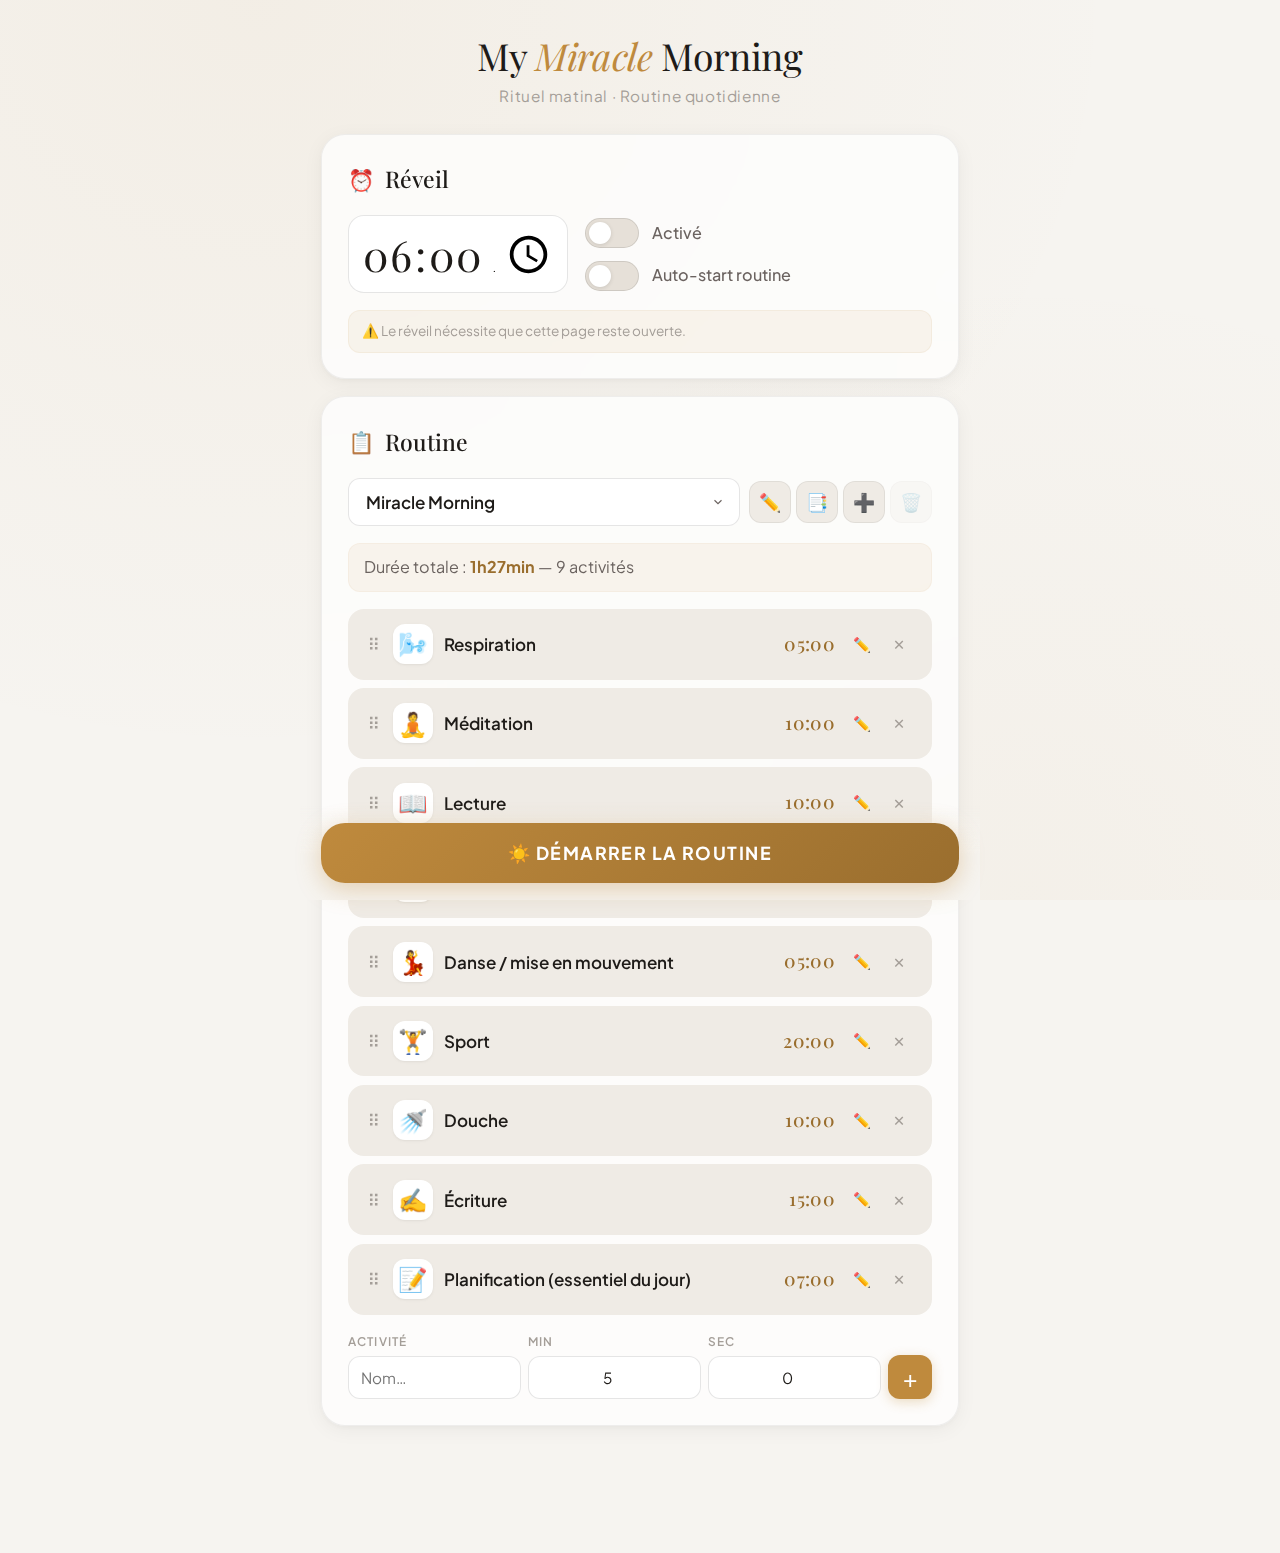
<file: index.html>
<!DOCTYPE html>
<html lang="fr">
<head>
<meta charset="UTF-8">
<meta name="viewport" content="width=device-width, initial-scale=1.0, maximum-scale=1.0, user-scalable=no">
<meta name="theme-color" content="#F6F4F0">
<meta name="apple-mobile-web-app-capable" content="yes">
<meta name="apple-mobile-web-app-status-bar-style" content="default">
<meta name="apple-mobile-web-app-title" content="Miracle Morning">
<meta name="description" content="Timer de routine matinale — Miracle Morning">
<link rel="manifest" href="manifest.json">
<link rel="apple-touch-icon" href="icons/icon-192x192.png">
<title>My Miracle Morning</title>

<link rel="preconnect" href="https://fonts.googleapis.com">
<link rel="preconnect" href="https://fonts.gstatic.com" crossorigin>
<link href="https://fonts.googleapis.com/css2?family=Playfair+Display:ital,wght@0,300;0,400;0,500;0,600;1,300;1,400&family=Plus+Jakarta+Sans:wght@300;400;500;600;700&display=swap" rel="stylesheet" onload="document.body.classList.add('fonts-loaded')" onerror="">

<style>
:root {
  --bg: #F6F4F0;
  --bg-card: rgba(255,255,255,0.72);
  --bg-card-solid: #FFFFFF;
  --bg-warm: #EFEBE5;
  --bg-accent: #E6E0D8;
  --text: #1E1B18;
  --text-soft: #6B6360;
  --text-muted: #A49E98;
  --gold: #BF8A3D;
  --gold-light: #D4A85C;
  --gold-dark: #9A6E2E;
  --gold-bg: rgba(191,138,61,0.08);
  --gold-bg-strong: rgba(191,138,61,0.14);
  --danger: #C0504D;
  --danger-light: rgba(192,80,77,0.08);
  --border: rgba(0,0,0,0.06);
  --border-strong: rgba(0,0,0,0.10);
  --shadow-sm: 0 1px 4px rgba(0,0,0,0.03), 0 1px 2px rgba(0,0,0,0.04);
  --shadow-md: 0 4px 20px rgba(0,0,0,0.05), 0 2px 6px rgba(0,0,0,0.03);
  --radius-sm: 12px;
  --radius-md: 16px;
  --radius-lg: 24px;
  --radius-xl: 32px;
  --font-display: Georgia, 'Times New Roman', serif;
  --font-body: -apple-system, BlinkMacSystemFont, 'Segoe UI', system-ui, Roboto, sans-serif;
  --transition: 0.3s cubic-bezier(0.4, 0, 0.2, 1);
}
.fonts-loaded {
  --font-display: 'Playfair Display', Georgia, serif;
  --font-body: 'Plus Jakarta Sans', -apple-system, system-ui, sans-serif;
}

*, *::before, *::after { box-sizing: border-box; margin: 0; padding: 0; }
html { font-size: 17px; -webkit-text-size-adjust: 100%; }
body {
  font-family: var(--font-body);
  background: var(--bg);
  color: var(--text);
  line-height: 1.65;
  min-height: 100dvh;
  overflow-x: hidden;
  -webkit-font-smoothing: antialiased;
  background-image:
    radial-gradient(ellipse at 20% 0%, rgba(191,138,61,0.06) 0%, transparent 60%),
    radial-gradient(ellipse at 80% 100%, rgba(191,138,61,0.04) 0%, transparent 50%);
  background-attachment: fixed;
}
.hidden { display: none !important; }
button {
  font-family: var(--font-body);
  cursor: pointer; border: none; background: none;
  font-size: 1rem; transition: var(--transition);
}
button:disabled { opacity: 0.3; cursor: not-allowed; pointer-events: none; }
input, select {
  font-family: var(--font-body);
  font-size: 1rem;
  border: 1.5px solid var(--border-strong);
  border-radius: var(--radius-sm);
  padding: 0.75rem 1rem;
  background: var(--bg-card-solid);
  color: var(--text);
  transition: var(--transition);
  outline: none; width: 100%;
}
input:focus, select:focus { border-color: var(--gold); box-shadow: 0 0 0 4px rgba(191,138,61,0.10); }

/* ============ LAYOUT ============ */
.app { max-width: 680px; margin: 0 auto; min-height: 100dvh; width: 100%; }
.app-header { padding: 2rem 1.25rem 1rem; text-align: center; }
.app-header h1 {
  font-family: var(--font-display);
  font-size: 2.2rem; font-weight: 400;
  letter-spacing: -0.01em; line-height: 1.2;
}
.app-header h1 span { color: var(--gold); font-style: italic; }
.app-subtitle { font-size: 0.9rem; color: var(--text-muted); margin-top: 0.25rem; letter-spacing: 0.04em; }

/* Offline / Install */
.offline-banner {
  margin: 0 1.25rem 0.5rem; padding: 0.5rem 0.875rem;
  border-radius: var(--radius-sm); font-size: 0.8rem; font-weight: 500;
  display: flex; align-items: center; gap: 0.5rem; animation: fadeIn 0.3s ease;
}
.offline-banner.offline-status { background: rgba(191,138,61,0.10); color: var(--gold-dark); border: 1px solid rgba(191,138,61,0.15); }
.offline-banner.install-prompt { background: var(--bg-card-solid); color: var(--text); border: 1px solid var(--border); box-shadow: var(--shadow-sm); justify-content: space-between; cursor: pointer; }
.offline-banner.install-prompt:hover { border-color: var(--gold); }
.install-btn { padding: 0.35rem 0.75rem; border-radius: 8px; background: var(--gold); color: white; font-size: 0.75rem; font-weight: 600; text-transform: uppercase; letter-spacing: 0.05em; }

/* ============ CARDS ============ */
.card {
  background: var(--bg-card);
  backdrop-filter: blur(20px); -webkit-backdrop-filter: blur(20px);
  border: 1px solid var(--border);
  border-radius: var(--radius-lg);
  padding: 1.5rem;
  margin-bottom: 1rem;
  box-shadow: var(--shadow-md);
}
.card-title {
  font-family: var(--font-display);
  font-size: 1.35rem; font-weight: 500;
  margin-bottom: 1rem;
  display: flex; align-items: center; gap: 0.6rem;
}
.card-title .icon { font-size: 1.25rem; }

/* ============ ALARM ============ */
.alarm-row { display: flex; align-items: center; gap: 1rem; margin-bottom: 1rem; flex-wrap: wrap; }
.alarm-time-input {
  font-family: var(--font-display);
  font-size: 2.5rem; font-weight: 400;
  text-align: center; width: 100%; max-width: 220px;
  padding: 0.5rem 0.75rem; letter-spacing: 0.04em;
  border: 1.5px solid var(--border-strong); border-radius: var(--radius-md);
}
.alarm-time-input:focus { border-color: var(--gold); box-shadow: 0 0 0 4px rgba(191,138,61,0.10); }
.alarm-toggles { display: flex; flex-direction: column; gap: 0.75rem; flex: 1; min-width: 160px; }
.toggle-wrap { display: flex; align-items: center; gap: 0.75rem; font-size: 0.95rem; color: var(--text-soft); font-weight: 500; }
.toggle { position: relative; width: 54px; height: 30px; flex-shrink: 0; }
.toggle input { opacity: 0; width: 0; height: 0; position: absolute; }
.toggle-track {
  position: absolute; inset: 0;
  background: var(--bg-accent); border-radius: 15px;
  border: 1.5px solid var(--border-strong);
  cursor: pointer; transition: var(--transition);
}
.toggle-track::after {
  content: ''; position: absolute;
  top: 3px; left: 3px; width: 22px; height: 22px;
  background: white; border-radius: 50%;
  box-shadow: 0 1px 4px rgba(0,0,0,0.12); transition: var(--transition);
}
.toggle input:checked + .toggle-track { background: var(--gold); border-color: var(--gold-dark); }
.toggle input:checked + .toggle-track::after { transform: translateX(24px); }
.alarm-note {
  font-size: 0.8rem; color: var(--text-muted); line-height: 1.5;
  padding: 0.6rem 0.8rem; background: var(--gold-bg);
  border-radius: var(--radius-sm); border: 1px solid rgba(191,138,61,0.08);
}

/* ============ ROUTINE ============ */
.routine-header { display: flex; align-items: center; gap: 0.5rem; margin-bottom: 1rem; flex-wrap: wrap; }
.routine-select {
  flex: 1; min-width: 0;
  font-size: 1rem; font-weight: 600;
  padding: 0.7rem 2.5rem 0.7rem 1rem; border-radius: var(--radius-sm);
  appearance: none;
  background-image: url("data:image/svg+xml,%3Csvg xmlns='http://www.w3.org/2000/svg' width='14' height='14' viewBox='0 0 24 24' fill='none' stroke='%236B6360' stroke-width='2'%3E%3Cpath d='M6 9l6 6 6-6'/%3E%3C/svg%3E");
  background-repeat: no-repeat; background-position: right 0.875rem center;
  text-overflow: ellipsis; overflow: hidden; white-space: nowrap;
}
.routine-actions { display: flex; gap: 0.3rem; flex-shrink: 0; }
.icon-btn {
  width: 42px; height: 42px;
  border-radius: var(--radius-sm);
  display: flex; align-items: center; justify-content: center;
  background: var(--bg-warm); color: var(--text-soft);
  font-size: 1.05rem; border: 1px solid var(--border);
}
.icon-btn:hover { background: var(--bg-accent); color: var(--text); transform: translateY(-1px); }
.routine-total {
  font-size: 0.95rem; color: var(--text-soft);
  margin-bottom: 1rem; padding: 0.6rem 0.9rem;
  background: var(--gold-bg); border-radius: var(--radius-sm);
  border: 1px solid rgba(191,138,61,0.06);
}
.routine-total strong { color: var(--gold-dark); font-weight: 700; }

/* ============ ACTIVITY LIST ============ */
.activity-list { display: flex; flex-direction: column; gap: 0.5rem; }
.activity-item {
  display: flex; align-items: center; gap: 0.6rem;
  padding: 0.85rem 0.9rem; background: var(--bg-warm);
  border-radius: var(--radius-md); border: 1.5px solid transparent;
  transition: var(--transition); min-height: 60px;
}
.activity-item:hover { border-color: var(--border-strong); background: var(--bg-accent); transform: translateY(-1px); box-shadow: var(--shadow-sm); }
.activity-item.dragging { opacity: 0.4; border-color: var(--gold); }
.activity-item.drag-over { border-color: var(--gold); background: var(--gold-bg); }
.activity-grip { cursor: grab; color: var(--text-muted); font-size: 1rem; padding: 0.2rem; touch-action: none; user-select: none; flex-shrink: 0; }
.activity-grip:active { cursor: grabbing; }
.activity-icon-col {
  font-size: 1.4rem; width: 40px; height: 40px;
  display: flex; align-items: center; justify-content: center;
  background: var(--bg-card-solid); border-radius: var(--radius-sm);
  flex-shrink: 0; box-shadow: var(--shadow-sm);
}
.activity-info { flex: 1; min-width: 0; }
.activity-name {
  font-size: 1rem; font-weight: 600; color: var(--text);
  white-space: nowrap; overflow: hidden; text-overflow: ellipsis;
}
.activity-duration {
  font-family: var(--font-display);
  font-size: 1.1rem; color: var(--gold-dark);
  font-weight: 500; letter-spacing: 0.02em; white-space: nowrap; flex-shrink: 0;
}
.activity-actions { display: flex; gap: 0.15rem; flex-shrink: 0; }
.activity-actions button {
  width: 34px; height: 34px; border-radius: var(--radius-sm);
  display: flex; align-items: center; justify-content: center;
  font-size: 0.85rem; color: var(--text-muted);
}
.activity-actions button:hover { background: var(--bg-card-solid); color: var(--text); }
.activity-actions .del-btn:hover { background: var(--danger-light); color: var(--danger); }

/* Add form */
.add-activity-form { display: flex; gap: 0.4rem; margin-top: 1rem; align-items: flex-end; }
.add-activity-form .field { flex: 1; min-width: 0; }
.add-activity-form .field-sm { width: 62px; flex-shrink: 0; }
.field label {
  display: block; font-size: 0.7rem;
  text-transform: uppercase; letter-spacing: 0.1em;
  color: var(--text-muted); margin-bottom: 0.3rem; font-weight: 600;
}
.field input { font-size: 0.9rem; padding: 0.65rem 0.7rem; }
.btn-add {
  height: 44px; width: 44px; flex-shrink: 0;
  border-radius: var(--radius-sm);
  background: var(--gold); color: white; font-size: 1.4rem;
  display: flex; align-items: center; justify-content: center;
  box-shadow: 0 3px 12px rgba(191,138,61,0.3);
}
.btn-add:hover { background: var(--gold-dark); transform: translateY(-2px); }

/* ============ START BUTTON ============ */
.start-area {
  position: fixed; bottom: 0;
  left: 50%; transform: translateX(-50%);
  width: 100%; max-width: 680px;
  padding: 1rem 1.25rem;
  padding-bottom: max(1rem, env(safe-area-inset-bottom));
  background: linear-gradient(to top, var(--bg) 50%, transparent);
  z-index: 50;
}
.btn-start {
  width: 100%; padding: 1.1rem;
  border-radius: var(--radius-lg);
  background: linear-gradient(135deg, var(--gold), var(--gold-dark));
  color: white; font-size: 1.05rem; font-weight: 700;
  letter-spacing: 0.08em; text-transform: uppercase;
  box-shadow: 0 6px 24px rgba(191,138,61,0.35);
  position: relative; overflow: hidden;
}
.btn-start::before {
  content: ''; position: absolute; inset: 0;
  background: linear-gradient(135deg, transparent, rgba(255,255,255,0.15));
  opacity: 0; transition: var(--transition);
}
.btn-start:hover::before { opacity: 1; }
.btn-start:hover { transform: translateY(-2px); box-shadow: 0 8px 32px rgba(191,138,61,0.45); }

/* ============ EXECUTION VIEW ============ */
.execution-view {
  position: fixed; inset: 0; z-index: 100;
  background: var(--bg);
  background-image:
    radial-gradient(ellipse at 50% 20%, rgba(191,138,61,0.07) 0%, transparent 60%),
    radial-gradient(ellipse at 50% 80%, rgba(191,138,61,0.04) 0%, transparent 50%);
  display: flex; flex-direction: column; overflow: hidden;
}
.exec-header {
  padding: 1rem 1.25rem 0.5rem;
  display: flex; align-items: center; justify-content: space-between;
}
.exec-close, .exec-mute {
  width: 44px; height: 44px; border-radius: var(--radius-sm);
  background: var(--bg-warm); border: 1px solid var(--border);
  display: flex; align-items: center; justify-content: center;
  font-size: 1.2rem; color: var(--text-soft);
}
.exec-close:hover, .exec-mute:hover { background: var(--bg-accent); }
.exec-mute.muted { color: var(--danger); background: var(--danger-light); }
.exec-routine-name {
  font-family: var(--font-display);
  font-size: 1.1rem; font-weight: 400;
  color: var(--text-soft); font-style: italic;
  flex: 1; text-align: center; padding: 0 0.5rem;
  white-space: nowrap; overflow: hidden; text-overflow: ellipsis;
}
.exec-progress-bar { height: 4px; background: var(--bg-accent); margin: 0.25rem 1.25rem 0; border-radius: 2px; overflow: hidden; }
.exec-progress-fill { height: 100%; background: linear-gradient(90deg, var(--gold-light), var(--gold-dark)); border-radius: 2px; transition: width 0.5s linear; }

.exec-main {
  flex: 1; display: flex; flex-direction: column;
  align-items: center; justify-content: center;
  padding: 1rem; text-align: center;
  overflow-y: auto;
}
.exec-activity-icon { font-size: 3rem; margin-bottom: 0.35rem; animation: pulseIcon 3s ease-in-out infinite; }
@keyframes pulseIcon { 0%, 100% { transform: scale(1); } 50% { transform: scale(1.1); } }

.exec-step-label {
  font-size: 0.8rem; text-transform: uppercase;
  letter-spacing: 0.15em; color: var(--text-muted);
  margin-bottom: 0.25rem; font-weight: 600;
}
.exec-activity-name {
  font-family: var(--font-display);
  font-size: 2rem; font-weight: 500; color: var(--text);
  margin-bottom: 1.25rem; line-height: 1.15;
  padding: 0 0.5rem;
}
.exec-circle-wrap { position: relative; width: 220px; height: 220px; margin-bottom: 1.25rem; }
.exec-circle-svg { transform: rotate(-90deg); width: 100%; height: 100%; filter: drop-shadow(0 4px 12px rgba(191,138,61,0.15)); }
.exec-circle-bg { fill: none; stroke: var(--bg-accent); stroke-width: 5; }
.exec-circle-fg { fill: none; stroke: url(#goldGradient); stroke-width: 5; stroke-linecap: round; transition: stroke-dashoffset 0.5s linear; }
.exec-circle-time { position: absolute; inset: 0; display: flex; flex-direction: column; align-items: center; justify-content: center; }
.exec-time-big {
  font-family: var(--font-display);
  font-size: 3.5rem; font-weight: 400;
  letter-spacing: 0.02em; color: var(--text); line-height: 1;
}
.exec-time-label { font-size: 0.8rem; text-transform: uppercase; letter-spacing: 0.12em; color: var(--text-muted); margin-top: 0.3rem; font-weight: 500; }
.exec-next { font-size: 0.9rem; color: var(--text-muted); margin-bottom: 0.25rem; }
.exec-next strong { color: var(--text-soft); font-weight: 600; }
.exec-total-remaining { font-size: 0.85rem; color: var(--text-muted); }

.exec-controls {
  padding: 0.75rem 1.25rem;
  padding-bottom: max(1rem, env(safe-area-inset-bottom));
  display: flex; flex-direction: column; gap: 0.6rem;
  background: linear-gradient(to top, rgba(246,244,240,0.95), transparent);
}
.exec-controls-main { display: flex; align-items: center; justify-content: center; gap: 0.875rem; }
.ctrl-btn {
  width: 50px; height: 50px; border-radius: var(--radius-md);
  background: var(--bg-card); backdrop-filter: blur(10px);
  border: 1px solid var(--border);
  display: flex; align-items: center; justify-content: center;
  font-size: 1.2rem; color: var(--text-soft); box-shadow: var(--shadow-sm);
}
.ctrl-btn:hover { background: var(--bg-accent); color: var(--text); transform: translateY(-2px); box-shadow: var(--shadow-md); }
.ctrl-btn-primary {
  width: 66px; height: 66px;
  background: linear-gradient(135deg, var(--gold), var(--gold-dark));
  color: white; font-size: 1.5rem; border: none;
  box-shadow: 0 6px 20px rgba(191,138,61,0.35);
  border-radius: var(--radius-lg);
}
.ctrl-btn-primary:hover { transform: scale(1.06) translateY(-2px); }
.exec-controls-secondary { display: flex; justify-content: center; gap: 0.4rem; flex-wrap: wrap; }
.ctrl-btn-sm {
  padding: 0.45rem 0.85rem; border-radius: var(--radius-sm);
  font-size: 0.75rem; font-weight: 600; color: var(--text-muted);
  background: var(--bg-card); border: 1px solid var(--border);
  text-transform: uppercase; letter-spacing: 0.06em;
}
.ctrl-btn-sm:hover { color: var(--text); background: var(--bg-accent); }
.ctrl-btn-sm.active { color: var(--gold-dark); background: var(--gold-bg-strong); border-color: var(--gold-light); }

/* ============ ALARM OVERLAY ============ */
.alarm-overlay {
  position: fixed; inset: 0; z-index: 200;
  background: linear-gradient(160deg, #1E1B18, #2C2520 40%, #1a1612);
  display: flex; flex-direction: column;
  align-items: center; justify-content: center;
  text-align: center; color: white; animation: fadeIn 0.5s ease;
  padding: 2rem;
}
@keyframes fadeIn { from { opacity: 0; transform: translateY(8px); } to { opacity: 1; transform: translateY(0); } }
.alarm-overlay .alarm-icon { font-size: 4.5rem; animation: alarmRing 0.5s ease-in-out infinite alternate; margin-bottom: 1.25rem; }
@keyframes alarmRing { from { transform: rotate(-18deg); } to { transform: rotate(18deg) scale(1.05); } }
.alarm-overlay .alarm-time-display {
  font-family: var(--font-display);
  font-size: 4.5rem; font-weight: 400; letter-spacing: 0.04em;
  margin-bottom: 0.5rem; color: var(--gold-light);
  text-shadow: 0 2px 20px rgba(191,138,61,0.4);
}
.alarm-overlay .alarm-label { font-size: 1rem; color: rgba(255,255,255,0.4); text-transform: uppercase; letter-spacing: 0.2em; margin-bottom: 2.5rem; font-weight: 500; }
.btn-stop-alarm {
  padding: 1.1rem 2.5rem; border-radius: 60px;
  background: var(--gold); color: white;
  font-size: 1.05rem; font-weight: 700;
  letter-spacing: 0.08em; text-transform: uppercase;
  box-shadow: 0 6px 30px rgba(191,138,61,0.5);
  animation: pulseBtn 2s ease-in-out infinite;
}
@keyframes pulseBtn { 0%,100%{box-shadow:0 6px 30px rgba(191,138,61,0.5);}50%{box-shadow:0 6px 50px rgba(191,138,61,0.8);} }

/* ============ MODAL ============ */
.modal-backdrop {
  position: fixed; inset: 0;
  background: rgba(30,27,24,0.45);
  backdrop-filter: blur(6px); z-index: 300;
  display: flex; align-items: flex-end; justify-content: center;
  animation: fadeIn 0.2s ease;
}
.modal {
  background: var(--bg-card-solid);
  border-radius: var(--radius-xl) var(--radius-xl) 0 0;
  padding: 1.75rem 1.25rem;
  padding-bottom: max(1.75rem, env(safe-area-inset-bottom));
  width: 100%; max-width: 680px; max-height: 80dvh;
  overflow-y: auto;
  animation: slideUp 0.35s cubic-bezier(0.16, 1, 0.3, 1);
}
@keyframes slideUp { from { transform: translateY(100%); } to { transform: translateY(0); } }
.modal-handle { width: 40px; height: 4px; background: var(--bg-accent); border-radius: 2px; margin: 0 auto 1.25rem; }
.modal-title { font-family: var(--font-display); font-size: 1.4rem; font-weight: 500; margin-bottom: 1.25rem; }
.modal-field { margin-bottom: 1rem; }
.modal-field label { display: block; font-size: 0.75rem; text-transform: uppercase; letter-spacing: 0.1em; color: var(--text-muted); margin-bottom: 0.35rem; font-weight: 600; }
.modal-actions { display: flex; gap: 0.625rem; margin-top: 1.5rem; }
.modal-actions button { flex: 1; padding: 0.875rem; border-radius: var(--radius-md); font-weight: 600; font-size: 1rem; }
.btn-modal-cancel { background: var(--bg-warm); color: var(--text-soft); border: 1px solid var(--border-strong); }
.btn-modal-cancel:hover { background: var(--bg-accent); }
.btn-modal-confirm { background: var(--gold); color: white; box-shadow: 0 3px 12px rgba(191,138,61,0.25); }
.btn-modal-confirm:hover { background: var(--gold-dark); }

/* FINISHED */
.exec-finished { flex: 1; display: flex; flex-direction: column; align-items: center; justify-content: center; text-align: center; padding: 2rem; }
.exec-finished .done-icon { font-size: 4.5rem; margin-bottom: 1rem; }
.exec-finished h2 { font-family: var(--font-display); font-size: 2.2rem; font-weight: 400; margin-bottom: 0.5rem; }
.exec-finished p { color: var(--text-soft); font-size: 1.05rem; margin-bottom: 2rem; }
.btn-back-config {
  padding: 1rem 2.5rem; border-radius: var(--radius-lg);
  background: var(--gold); color: white; font-weight: 700;
  font-size: 1rem; letter-spacing: 0.06em; text-transform: uppercase;
  box-shadow: 0 4px 16px rgba(191,138,61,0.3);
}
.btn-back-config:hover { background: var(--gold-dark); transform: translateY(-2px); }

::-webkit-scrollbar { width: 4px; }
::-webkit-scrollbar-track { background: transparent; }
::-webkit-scrollbar-thumb { background: var(--border-strong); border-radius: 2px; }

.exec-main.transitioning .exec-activity-name,
.exec-main.transitioning .exec-activity-icon { animation: actChange 0.6s ease; }
@keyframes actChange { 0%{opacity:1;transform:translateY(0) scale(1);} 40%{opacity:0;transform:translateY(-24px) scale(0.95);} 60%{opacity:0;transform:translateY(24px) scale(0.95);} 100%{opacity:1;transform:translateY(0) scale(1);} }
.completion-flash { animation: flashGold 0.7s ease; }
@keyframes flashGold { 0%{background-color:var(--bg);}30%{background-color:rgba(191,138,61,0.06);}100%{background-color:var(--bg);} }

.view-panel { padding: 0.5rem 1.25rem 6.5rem; animation: fadeIn 0.3s ease; }

/* ============ RESPONSIVE MOBILE ============ */
@media (max-width: 480px) {
  html { font-size: 15.5px; }
  .app-header { padding: 1.5rem 1rem 0.75rem; }
  .app-header h1 { font-size: 1.8rem; }
  .app-subtitle { font-size: 0.8rem; }

  .view-panel { padding: 0.35rem 0.875rem 6rem; }
  .offline-banner { margin: 0 0.875rem 0.4rem; }

  .card { padding: 1.15rem; border-radius: 20px; margin-bottom: 0.75rem; }
  .card-title { font-size: 1.2rem; margin-bottom: 0.75rem; gap: 0.5rem; }
  .card-title .icon { font-size: 1.1rem; }

  /* Alarm — stack vertically */
  .alarm-row { flex-direction: column; align-items: stretch; gap: 0.75rem; }
  .alarm-time-input { max-width: 100%; font-size: 2.5rem; padding: 0.5rem 0.5rem; }
  .alarm-toggles { min-width: unset; gap: 0.6rem; }
  .toggle-wrap { font-size: 0.9rem; }
  .alarm-note { font-size: 0.75rem; padding: 0.5rem 0.7rem; }

  /* Routine header */
  .routine-header { gap: 0.35rem; margin-bottom: 0.75rem; }
  .routine-select { font-size: 0.9rem; padding: 0.6rem 2.2rem 0.6rem 0.8rem; }
  .icon-btn { width: 38px; height: 38px; font-size: 0.95rem; }
  .routine-actions { gap: 0.2rem; }
  .routine-total { font-size: 0.85rem; padding: 0.5rem 0.75rem; margin-bottom: 0.75rem; }

  /* Activity items */
  .activity-list { gap: 0.35rem; }
  .activity-item { padding: 0.7rem 0.65rem; gap: 0.45rem; min-height: 52px; }
  .activity-icon-col { width: 36px; height: 36px; font-size: 1.2rem; border-radius: 10px; }
  .activity-name { font-size: 0.9rem; }
  .activity-duration { font-size: 0.95rem; }
  .activity-grip { font-size: 0.85rem; padding: 0.15rem; }
  .activity-actions button { width: 30px; height: 30px; font-size: 0.8rem; }
  .activity-actions { gap: 0.1rem; }

  /* Add form */
  .add-activity-form { gap: 0.3rem; margin-top: 0.75rem; }
  .add-activity-form .field-sm { width: 54px; }
  .field label { font-size: 0.65rem; margin-bottom: 0.2rem; }
  .field input { padding: 0.55rem 0.6rem; font-size: 0.85rem; }
  .btn-add { width: 40px; height: 40px; font-size: 1.25rem; }

  /* Start button */
  .start-area { padding: 0.75rem 1rem; }
  .btn-start { padding: 0.95rem; font-size: 0.95rem; border-radius: 20px; }

  /* Execution */
  .exec-header { padding: 0.75rem 1rem 0.4rem; }
  .exec-close, .exec-mute { width: 40px; height: 40px; font-size: 1.1rem; }
  .exec-routine-name { font-size: 0.95rem; }
  .exec-progress-bar { margin: 0.2rem 1rem 0; }

  .exec-main { padding: 0.75rem; }
  .exec-activity-icon { font-size: 2.5rem; margin-bottom: 0.25rem; }
  .exec-step-label { font-size: 0.7rem; }
  .exec-activity-name { font-size: 1.65rem; margin-bottom: 1rem; }
  .exec-circle-wrap { width: 180px; height: 180px; margin-bottom: 1rem; }
  .exec-time-big { font-size: 2.8rem; }
  .exec-time-label { font-size: 0.7rem; }
  .exec-next { font-size: 0.8rem; }
  .exec-total-remaining { font-size: 0.75rem; }

  .exec-controls { padding: 0.6rem 1rem; gap: 0.5rem; }
  .ctrl-btn { width: 44px; height: 44px; font-size: 1.05rem; }
  .ctrl-btn-primary { width: 58px; height: 58px; font-size: 1.3rem; }
  .exec-controls-main { gap: 0.65rem; }
  .exec-controls-secondary { gap: 0.3rem; }
  .ctrl-btn-sm { padding: 0.35rem 0.65rem; font-size: 0.65rem; }

  .exec-finished h2 { font-size: 1.75rem; }
  .exec-finished p { font-size: 0.95rem; }
  .exec-finished .done-icon { font-size: 3.5rem; }
  .btn-back-config { padding: 0.875rem 2rem; font-size: 0.9rem; }

  .modal { padding: 1.5rem 1rem; border-radius: 24px 24px 0 0; }
  .modal-title { font-size: 1.2rem; }

  .alarm-overlay .alarm-icon { font-size: 3.5rem; }
  .alarm-overlay .alarm-time-display { font-size: 3.5rem; }
  .alarm-overlay .alarm-label { font-size: 0.85rem; margin-bottom: 2rem; }
  .btn-stop-alarm { padding: 0.95rem 2rem; font-size: 0.95rem; }
}

@media (max-width: 350px) {
  html { font-size: 14.5px; }
  .app-header h1 { font-size: 1.55rem; }
  .alarm-time-input { font-size: 2rem; }
  .exec-circle-wrap { width: 155px; height: 155px; }
  .exec-time-big { font-size: 2.4rem; }
  .exec-activity-name { font-size: 1.4rem; }
}
</style>
</head>
<body>

<div class="app" id="app">
  <header class="app-header">
    <h1>My <span>Miracle</span> Morning</h1>
    <p class="app-subtitle">Rituel matinal · Routine quotidienne</p>
  </header>

  <div id="offlineBanner" class="offline-banner offline-status hidden">✈️ Mode hors-ligne — données sauvegardées localement</div>
  <div id="installBanner" class="offline-banner install-prompt hidden" onclick="installApp()">
    <span>📲 Installer l'app</span>
    <span class="install-btn">Installer</span>
  </div>

  <div id="configView">
    <div class="view-panel">
      <div class="card">
        <div class="card-title"><span class="icon">⏰</span> Réveil</div>
        <div class="alarm-row">
          <input type="time" id="alarmTime" class="alarm-time-input" value="06:00">
          <div class="alarm-toggles">
            <div class="toggle-wrap"><label class="toggle"><input type="checkbox" id="alarmEnabled"><span class="toggle-track"></span></label><span>Activé</span></div>
            <div class="toggle-wrap"><label class="toggle"><input type="checkbox" id="alarmAutoStart"><span class="toggle-track"></span></label><span>Auto-start routine</span></div>
          </div>
        </div>
        <div class="alarm-note">⚠️ Le réveil nécessite que cette page reste ouverte.</div>
      </div>

      <div class="card">
        <div class="card-title"><span class="icon">📋</span> Routine</div>
        <div class="routine-header">
          <select id="routineSelect" class="routine-select"></select>
          <div class="routine-actions">
            <button class="icon-btn" onclick="renameRoutine()" title="Renommer">✏️</button>
            <button class="icon-btn" onclick="duplicateRoutine()" title="Dupliquer">📑</button>
            <button class="icon-btn" onclick="createRoutine()" title="Nouvelle">➕</button>
            <button class="icon-btn" onclick="deleteRoutine()" title="Supprimer" id="btnDeleteRoutine">🗑️</button>
          </div>
        </div>
        <div class="routine-total" id="routineTotal"></div>
        <div class="activity-list" id="activityList"></div>
        <div class="add-activity-form">
          <div class="field"><label>Activité</label><input type="text" id="newActivityName" placeholder="Nom…"></div>
          <div class="field field-sm"><label>Min</label><input type="number" id="newActivityMin" min="0" max="99" value="5" style="text-align:center"></div>
          <div class="field field-sm"><label>Sec</label><input type="number" id="newActivitySec" min="0" max="59" value="0" style="text-align:center"></div>
          <button class="btn-add" onclick="addActivity()" title="Ajouter">+</button>
        </div>
      </div>
    </div>
  </div>

  <div class="start-area" id="startArea">
    <button class="btn-start" id="btnStart" onclick="startRoutine()">☀️  Démarrer la routine</button>
  </div>
</div>

<div class="execution-view hidden" id="execView">
  <div class="exec-header">
    <button class="exec-close" onclick="stopRoutine()" title="Fermer">✕</button>
    <span class="exec-routine-name" id="execRoutineName"></span>
    <button class="exec-mute" id="btnMute" onclick="toggleMute()" title="Son">🔔</button>
  </div>
  <div class="exec-progress-bar"><div class="exec-progress-fill" id="execProgressFill"></div></div>
  <div class="exec-main" id="execMain">
    <div class="exec-activity-icon" id="execIcon"></div>
    <div class="exec-step-label" id="execStepLabel"></div>
    <div class="exec-activity-name" id="execActivityName"></div>
    <div class="exec-circle-wrap">
      <svg class="exec-circle-svg" viewBox="0 0 240 240">
        <defs><linearGradient id="goldGradient" x1="0%" y1="0%" x2="100%" y2="100%"><stop offset="0%" stop-color="#D4A85C"/><stop offset="100%" stop-color="#9A6E2E"/></linearGradient></defs>
        <circle class="exec-circle-bg" cx="120" cy="120" r="106"></circle>
        <circle class="exec-circle-fg" id="execCircle" cx="120" cy="120" r="106" stroke-dasharray="666.106" stroke-dashoffset="0"></circle>
      </svg>
      <div class="exec-circle-time">
        <div class="exec-time-big" id="execTimeBig">00:00</div>
        <div class="exec-time-label">restant</div>
      </div>
    </div>
    <div class="exec-next" id="execNext"></div>
    <div class="exec-total-remaining" id="execTotalRemaining"></div>
  </div>
  <div class="exec-finished hidden" id="execFinished">
    <div class="done-icon">☀️</div><h2>Routine terminée !</h2>
    <p>Bravo, ta matinée est lancée.</p>
    <button class="btn-back-config" onclick="stopRoutine()">Retour</button>
  </div>
  <div class="exec-controls" id="execControls">
    <div class="exec-controls-main">
      <button class="ctrl-btn" id="btnPrev" onclick="prevActivity()" title="Précédent">⏮</button>
      <button class="ctrl-btn-primary ctrl-btn" id="btnPlayPause" onclick="togglePause()">⏸</button>
      <button class="ctrl-btn" id="btnNext" onclick="nextActivity()" title="Suivant">⏭</button>
    </div>
    <div class="exec-controls-secondary">
      <button class="ctrl-btn-sm" id="btnRestart" onclick="restartRoutine()">↻ Recommencer</button>
      <button class="ctrl-btn-sm" id="btnLoop" onclick="toggleLoop()">🔁 Boucle</button>
      <button class="ctrl-btn-sm" id="btnFullscreen" onclick="toggleFullscreen()">⛶ Plein écran</button>
    </div>
  </div>
</div>

<div class="alarm-overlay hidden" id="alarmOverlay">
  <div class="alarm-icon">🔔</div>
  <div class="alarm-time-display" id="alarmTimeDisplay">06:00</div>
  <div class="alarm-label">Miracle Morning</div>
  <button class="btn-stop-alarm" onclick="stopAlarm()">Arrêter le réveil</button>
</div>

<div class="modal-backdrop hidden" id="modalBackdrop" onclick="closeModal(event)">
  <div class="modal" id="modalContent"></div>
</div>

<script>
/* ================================================================
   PWA — Register real Service Worker
   ================================================================ */
if ('serviceWorker' in navigator) {
  window.addEventListener('load', () => {
    navigator.serviceWorker.register('./sw.js').then(reg => {
      console.log('SW registered, scope:', reg.scope);
    }).catch(err => console.log('SW failed:', err.message));
  });
}

/* PWA Install Prompt */
let deferredInstallPrompt = null;
window.addEventListener('beforeinstallprompt', e => {
  e.preventDefault();
  deferredInstallPrompt = e;
  document.getElementById('installBanner').classList.remove('hidden');
});
function installApp() {
  if (!deferredInstallPrompt) return;
  deferredInstallPrompt.prompt();
  deferredInstallPrompt.userChoice.then(() => {
    document.getElementById('installBanner').classList.add('hidden');
    deferredInstallPrompt = null;
  });
}
window.addEventListener('appinstalled', () => {
  document.getElementById('installBanner').classList.add('hidden');
  deferredInstallPrompt = null;
});

/* Offline status */
function updateOnlineStatus() {
  const b = document.getElementById('offlineBanner');
  navigator.onLine ? b.classList.add('hidden') : b.classList.remove('hidden');
}
window.addEventListener('online', updateOnlineStatus);
window.addEventListener('offline', updateOnlineStatus);
updateOnlineStatus();

/* ================================================================
   DATA & STATE
   ================================================================ */
const ICONS={'respiration':'🌬️','méditation':'🧘','lecture':'📖','échauffement':'🤸','danse':'💃','sport':'🏋️','douche':'🚿','écriture':'✍️','planification':'📝','yoga':'🧘‍♀️','marche':'🚶','course':'🏃','musique':'🎵','journal':'📓','affirmations':'💛','visualisation':'🔮','gratitude':'🙏','petit-déjeuner':'☕','stretching':'🤸‍♀️','default':'✨'};
function gIcon(n){const l=n.toLowerCase();for(const[k,v]of Object.entries(ICONS))if(l.includes(k))return v;return ICONS.default;}

const DEF_ROUTINES=[{id:'default',name:'Miracle Morning',activities:[
  {id:'a1',name:'Respiration',duration:300},{id:'a2',name:'Méditation',duration:600},
  {id:'a3',name:'Lecture',duration:600},{id:'a4',name:'Échauffement',duration:300},
  {id:'a5',name:'Danse / mise en mouvement',duration:300},{id:'a6',name:'Sport',duration:1200},
  {id:'a7',name:'Douche',duration:600},{id:'a8',name:'Écriture',duration:900},
  {id:'a9',name:'Planification (essentiel du jour)',duration:420}
]}];

let state={routines:[],activeRoutineId:'default',alarm:{time:'06:00',enabled:false,autoStart:false},muted:false};
let exec={running:false,paused:false,loop:false,currentIndex:0,activityStartTime:0,pausedElapsed:0,intervalId:null,alarmIntervalId:null,alarmRinging:false};

const SK='miracleMorning_v3';
function save(){try{localStorage.setItem(SK,JSON.stringify(state));}catch(e){}}
function load(){
  try{const r=localStorage.getItem(SK);if(r){const s=JSON.parse(r);state.routines=s.routines||clone(DEF_ROUTINES);state.activeRoutineId=s.activeRoutineId||state.routines[0]?.id;state.alarm={...state.alarm,...s.alarm};state.muted=s.muted||false;}else state.routines=clone(DEF_ROUTINES);}catch(e){state.routines=clone(DEF_ROUTINES);}
  if(!state.routines.length)state.routines=clone(DEF_ROUTINES);
  if(!state.routines.find(r=>r.id===state.activeRoutineId))state.activeRoutineId=state.routines[0].id;
}

function clone(o){return JSON.parse(JSON.stringify(o));}
function uid(){return Date.now().toString(36)+Math.random().toString(36).slice(2,7);}
function fmt(s){return`${String(Math.floor(s/60)).padStart(2,'0')}:${String(s%60).padStart(2,'0')}`;}
function fmtL(s){const h=Math.floor(s/3600),m=Math.floor((s%3600)/60),sec=s%60;return h>0?`${h}h${String(m).padStart(2,'0')}min`:`${m}min ${String(sec).padStart(2,'0')}s`;}
function gR(){return state.routines.find(r=>r.id===state.activeRoutineId);}
function tD(r){return(r?.activities||[]).reduce((s,a)=>s+a.duration,0);}
function esc(s){const d=document.createElement('div');d.textContent=s;return d.innerHTML;}

/* Audio */
let audioCtx=null;
function gAC(){if(!audioCtx)audioCtx=new(window.AudioContext||window.webkitAudioContext)();if(audioCtx.state==='suspended')audioCtx.resume();return audioCtx;}
function playChime(){if(state.muted)return;try{const c=gAC(),o=c.createOscillator(),g=c.createGain();o.connect(g);g.connect(c.destination);o.type='sine';o.frequency.setValueAtTime(800,c.currentTime);o.frequency.exponentialRampToValueAtTime(1200,c.currentTime+0.15);o.frequency.exponentialRampToValueAtTime(800,c.currentTime+0.3);g.gain.setValueAtTime(0.15,c.currentTime);g.gain.exponentialRampToValueAtTime(0.01,c.currentTime+0.5);o.start(c.currentTime);o.stop(c.currentTime+0.5);}catch(e){}}
let alarmIds=[];
function playAlarm(){if(state.muted)return;stopAlarmSnd();try{const c=gAC();function ring(){const o1=c.createOscillator(),o2=c.createOscillator(),g=c.createGain();o1.connect(g);o2.connect(g);g.connect(c.destination);o1.type='sine';o1.frequency.value=523.25;o2.type='sine';o2.frequency.value=659.25;g.gain.setValueAtTime(0.12,c.currentTime);g.gain.exponentialRampToValueAtTime(0.01,c.currentTime+1);o1.start(c.currentTime);o2.start(c.currentTime);o1.stop(c.currentTime+1);o2.stop(c.currentTime+1);}ring();alarmIds.push(setInterval(ring,2000));}catch(e){}}
function stopAlarmSnd(){alarmIds.forEach(id=>clearInterval(id));alarmIds=[];}
function vibrate(){if(navigator.vibrate)navigator.vibrate([200,100,200]);}

/* ================================================================
   RENDER
   ================================================================ */
function renderConfig(){
  document.getElementById('alarmTime').value=state.alarm.time;
  document.getElementById('alarmEnabled').checked=state.alarm.enabled;
  document.getElementById('alarmAutoStart').checked=state.alarm.autoStart;
  const sel=document.getElementById('routineSelect');
  sel.innerHTML=state.routines.map(r=>`<option value="${r.id}" ${r.id===state.activeRoutineId?'selected':''}>${r.name}</option>`).join('');
  document.getElementById('btnDeleteRoutine').disabled=state.routines.length<=1;
  renderActs();
}
function renderActs(){
  const routine=gR();if(!routine)return;
  const total=tD(routine);
  document.getElementById('routineTotal').innerHTML=`Durée totale : <strong>${fmtL(total)}</strong> — ${routine.activities.length} activité${routine.activities.length>1?'s':''}`;
  document.getElementById('activityList').innerHTML=routine.activities.map((a,i)=>`
    <div class="activity-item" draggable="true" data-index="${i}" ondragstart="onDS(event)" ondragover="onDO(event)" ondragenter="onDE(event)" ondragleave="onDL(event)" ondrop="onDD(event)" ondragend="onDN(event)">
      <span class="activity-grip">⠿</span>
      <span class="activity-icon-col">${gIcon(a.name)}</span>
      <div class="activity-info"><div class="activity-name">${esc(a.name)}</div></div>
      <div class="activity-duration">${fmt(a.duration)}</div>
      <div class="activity-actions">
        <button onclick="editAct('${a.id}')" title="Modifier">✏️</button>
        <button class="del-btn" onclick="delAct('${a.id}')" title="Supprimer">✕</button>
      </div>
    </div>`).join('');
  document.getElementById('btnStart').disabled=!routine.activities.length;
}

/* Alarm */
document.getElementById('alarmTime').addEventListener('change',e=>{state.alarm.time=e.target.value;save();});
document.getElementById('alarmEnabled').addEventListener('change',e=>{state.alarm.enabled=e.target.checked;save();setupAlarm();});
document.getElementById('alarmAutoStart').addEventListener('change',e=>{state.alarm.autoStart=e.target.checked;save();});
function setupAlarm(){if(exec.alarmIntervalId)clearInterval(exec.alarmIntervalId);if(!state.alarm.enabled)return;exec.alarmIntervalId=setInterval(()=>{if(!state.alarm.enabled||exec.alarmRinging)return;const n=new Date(),[h,m]=state.alarm.time.split(':').map(Number);if(n.getHours()===h&&n.getMinutes()===m&&n.getSeconds()<2)triggerAlarm();},1000);}
function triggerAlarm(){exec.alarmRinging=true;document.getElementById('alarmTimeDisplay').textContent=state.alarm.time;document.getElementById('alarmOverlay').classList.remove('hidden');playAlarm();vibrate();}
function stopAlarm(){exec.alarmRinging=false;stopAlarmSnd();document.getElementById('alarmOverlay').classList.add('hidden');if(state.alarm.autoStart)startRoutine();}

/* Routine CRUD */
document.getElementById('routineSelect').addEventListener('change',e=>{state.activeRoutineId=e.target.value;save();renderConfig();});
function createRoutine(){showModal('Nouvelle routine',[{key:'name',label:'Nom',type:'text',value:''}],d=>{if(!d.name.trim())return;const r={id:uid(),name:d.name.trim(),activities:[]};state.routines.push(r);state.activeRoutineId=r.id;save();renderConfig();});}
function renameRoutine(){const r=gR();if(!r)return;showModal('Renommer',[{key:'name',label:'Nom',type:'text',value:r.name}],d=>{if(!d.name.trim())return;r.name=d.name.trim();save();renderConfig();});}
function duplicateRoutine(){const r=gR();if(!r)return;const c=clone(r);c.id=uid();c.name=r.name+' (copie)';c.activities.forEach(a=>a.id=uid());state.routines.push(c);state.activeRoutineId=c.id;save();renderConfig();}
function deleteRoutine(){if(state.routines.length<=1)return;const r=gR();if(!confirm(`Supprimer « ${r.name} » ?`))return;state.routines=state.routines.filter(x=>x.id!==r.id);state.activeRoutineId=state.routines[0].id;save();renderConfig();}

/* Activity CRUD */
function addActivity(){const r=gR();if(!r)return;const nE=document.getElementById('newActivityName'),mE=document.getElementById('newActivityMin'),sE=document.getElementById('newActivitySec');const name=nE.value.trim();if(!name){nE.focus();return;}const dur=(parseInt(mE.value)||0)*60+(parseInt(sE.value)||0);if(dur<=0){mE.focus();return;}r.activities.push({id:uid(),name,duration:dur});nE.value='';mE.value='5';sE.value='0';save();renderActs();}
document.getElementById('newActivityName').addEventListener('keydown',e=>{if(e.key==='Enter')addActivity();});
function editAct(id){const r=gR(),a=r.activities.find(x=>x.id===id);if(!a)return;showModal('Modifier',[{key:'name',label:'Nom',type:'text',value:a.name},{key:'min',label:'Minutes',type:'number',value:Math.floor(a.duration/60)},{key:'sec',label:'Secondes',type:'number',value:a.duration%60}],d=>{if(!d.name.trim())return;a.name=d.name.trim();const dur=(parseInt(d.min)||0)*60+(parseInt(d.sec)||0);if(dur>0)a.duration=dur;save();renderActs();});}
function delAct(id){const r=gR();r.activities=r.activities.filter(a=>a.id!==id);save();renderActs();}

/* Drag & Drop */
let di=null;
function onDS(e){di=+e.currentTarget.dataset.index;e.currentTarget.classList.add('dragging');e.dataTransfer.effectAllowed='move';e.dataTransfer.setData('text/plain',di);}
function onDO(e){e.preventDefault();e.dataTransfer.dropEffect='move';}
function onDE(e){e.preventDefault();e.currentTarget.classList.add('drag-over');}
function onDL(e){e.currentTarget.classList.remove('drag-over');}
function onDD(e){e.preventDefault();e.currentTarget.classList.remove('drag-over');const ti=+e.currentTarget.dataset.index;if(di===null||di===ti)return;const r=gR(),[item]=r.activities.splice(di,1);r.activities.splice(ti,0,item);save();renderActs();}
function onDN(e){e.currentTarget.classList.remove('dragging');di=null;document.querySelectorAll('.drag-over').forEach(el=>el.classList.remove('drag-over'));}

/* Modal */
function showModal(title,fields,onConfirm){const bd=document.getElementById('modalBackdrop'),ct=document.getElementById('modalContent');let h=`<div class="modal-handle"></div><div class="modal-title">${title}</div>`;fields.forEach(f=>{h+=`<div class="modal-field"><label>${f.label}</label><input type="${f.type}" id="modal_${f.key}" value="${f.value}" ${f.type==='number'?'min="0" max="99"':''}></div>`;});h+=`<div class="modal-actions"><button class="btn-modal-cancel" onclick="closeModal()">Annuler</button><button class="btn-modal-confirm" id="modalOk">Confirmer</button></div>`;ct.innerHTML=h;bd.classList.remove('hidden');setTimeout(()=>{const f=ct.querySelector('input');if(f){f.focus();f.select();}},100);document.getElementById('modalOk').onclick=()=>{const d={};fields.forEach(f=>d[f.key]=document.getElementById(`modal_${f.key}`).value);closeModal();onConfirm(d);};ct.querySelectorAll('input').forEach(i=>i.addEventListener('keydown',e=>{if(e.key==='Enter')document.getElementById('modalOk').click();}));}
function closeModal(e){if(e&&e.target!==document.getElementById('modalBackdrop'))return;document.getElementById('modalBackdrop').classList.add('hidden');}

/* ================================================================
   EXECUTION
   ================================================================ */
const CIRC=2*Math.PI*106;
function startRoutine(){const r=gR();if(!r||!r.activities.length)return;exec.running=true;exec.paused=false;exec.currentIndex=0;exec.pausedElapsed=0;try{document.documentElement.requestFullscreen?.();}catch(e){}document.getElementById('configView').classList.add('hidden');document.getElementById('startArea').classList.add('hidden');document.getElementById('execView').classList.remove('hidden');document.getElementById('execFinished').classList.add('hidden');document.getElementById('execMain').classList.remove('hidden');document.getElementById('execControls').classList.remove('hidden');document.getElementById('execRoutineName').textContent=r.name;updateMute();updateLoop();startAct();}
function startAct(){exec.activityStartTime=Date.now();exec.pausedElapsed=0;renderExec();startTick();}
function renderExec(){const r=gR(),a=r.activities[exec.currentIndex];if(!a)return;const m=document.getElementById('execMain');m.classList.add('transitioning');setTimeout(()=>m.classList.remove('transitioning'),600);document.getElementById('execIcon').textContent=gIcon(a.name);document.getElementById('execStepLabel').textContent=`Activité ${exec.currentIndex+1} / ${r.activities.length}`;document.getElementById('execActivityName').textContent=a.name;const nx=r.activities[exec.currentIndex+1];document.getElementById('execNext').innerHTML=nx?`Suivant : <strong>${esc(nx.name)}</strong>`:(exec.loop?'Suivant : ↻ Reprise':'Dernière activité');document.getElementById('btnPrev').disabled=exec.currentIndex===0;}
function startTick(){if(exec.intervalId)clearInterval(exec.intervalId);exec.intervalId=setInterval(tick,250);}
function tick(){if(!exec.running||exec.paused)return;const r=gR();if(!r)return;const a=r.activities[exec.currentIndex];if(!a)return;const el=Math.floor((Date.now()-exec.activityStartTime)/1000)+exec.pausedElapsed;const rem=Math.max(0,a.duration-el);document.getElementById('execTimeBig').textContent=fmt(rem);const p=a.duration>0?(a.duration-rem)/a.duration:1;document.getElementById('execCircle').style.strokeDashoffset=CIRC*(1-p);const tb=r.activities.slice(0,exec.currentIndex).reduce((s,x)=>s+x.duration,0);const ta=tD(r);const gp=ta>0?(tb+(a.duration-rem))/ta:0;document.getElementById('execProgressFill').style.width=(gp*100)+'%';const tr=r.activities.slice(exec.currentIndex+1).reduce((s,x)=>s+x.duration,0)+rem;document.getElementById('execTotalRemaining').textContent=`Temps total restant : ${fmtL(tr)}`;if(rem<=0)onActDone();}
function onActDone(){playChime();vibrate();const r=gR();if(exec.currentIndex<r.activities.length-1){exec.currentIndex++;startAct();}else if(exec.loop){exec.currentIndex=0;startAct();}else onDone();}
function onDone(){exec.running=false;if(exec.intervalId)clearInterval(exec.intervalId);try{document.exitFullscreen?.();}catch(e){}document.getElementById('execView').classList.add('completion-flash');setTimeout(()=>document.getElementById('execView').classList.remove('completion-flash'),700);document.getElementById('execMain').classList.add('hidden');document.getElementById('execControls').classList.add('hidden');document.getElementById('execFinished').classList.remove('hidden');document.getElementById('execProgressFill').style.width='100%';}
function stopRoutine(){exec.running=false;exec.paused=false;if(exec.intervalId)clearInterval(exec.intervalId);try{document.exitFullscreen?.();}catch(e){}document.getElementById('execView').classList.add('hidden');document.getElementById('configView').classList.remove('hidden');document.getElementById('startArea').classList.remove('hidden');}
function togglePause(){if(!exec.running)return;if(exec.paused){exec.activityStartTime=Date.now();exec.paused=false;document.getElementById('btnPlayPause').textContent='⏸';startTick();}else{exec.pausedElapsed+=Math.floor((Date.now()-exec.activityStartTime)/1000);exec.paused=true;if(exec.intervalId)clearInterval(exec.intervalId);document.getElementById('btnPlayPause').textContent='▶';}}
function nextActivity(){const r=gR();if(!r)return;if(exec.currentIndex<r.activities.length-1){exec.currentIndex++;exec.paused=false;document.getElementById('btnPlayPause').textContent='⏸';startAct();}else if(exec.loop){exec.currentIndex=0;exec.paused=false;document.getElementById('btnPlayPause').textContent='⏸';startAct();}}
function prevActivity(){if(exec.currentIndex>0){exec.currentIndex--;exec.paused=false;document.getElementById('btnPlayPause').textContent='⏸';startAct();}}
function restartRoutine(){exec.currentIndex=0;exec.paused=false;document.getElementById('btnPlayPause').textContent='⏸';document.getElementById('execMain').classList.remove('hidden');document.getElementById('execControls').classList.remove('hidden');document.getElementById('execFinished').classList.add('hidden');exec.running=true;startAct();}
function toggleLoop(){exec.loop=!exec.loop;updateLoop();}
function updateLoop(){document.getElementById('btnLoop').classList.toggle('active',exec.loop);}
function toggleMute(){state.muted=!state.muted;save();updateMute();}
function updateMute(){const b=document.getElementById('btnMute');b.textContent=state.muted?'🔇':'🔔';b.classList.toggle('muted',state.muted);}
function toggleFullscreen(){if(document.fullscreenElement)document.exitFullscreen?.();else document.documentElement.requestFullscreen?.();}

/* INIT */
load();renderConfig();setupAlarm();
document.addEventListener('click',()=>{gAC();try{if('wakeLock' in navigator)navigator.wakeLock.request('screen');}catch(e){}},{once:true});
</script>
</body>
</html>
</file>
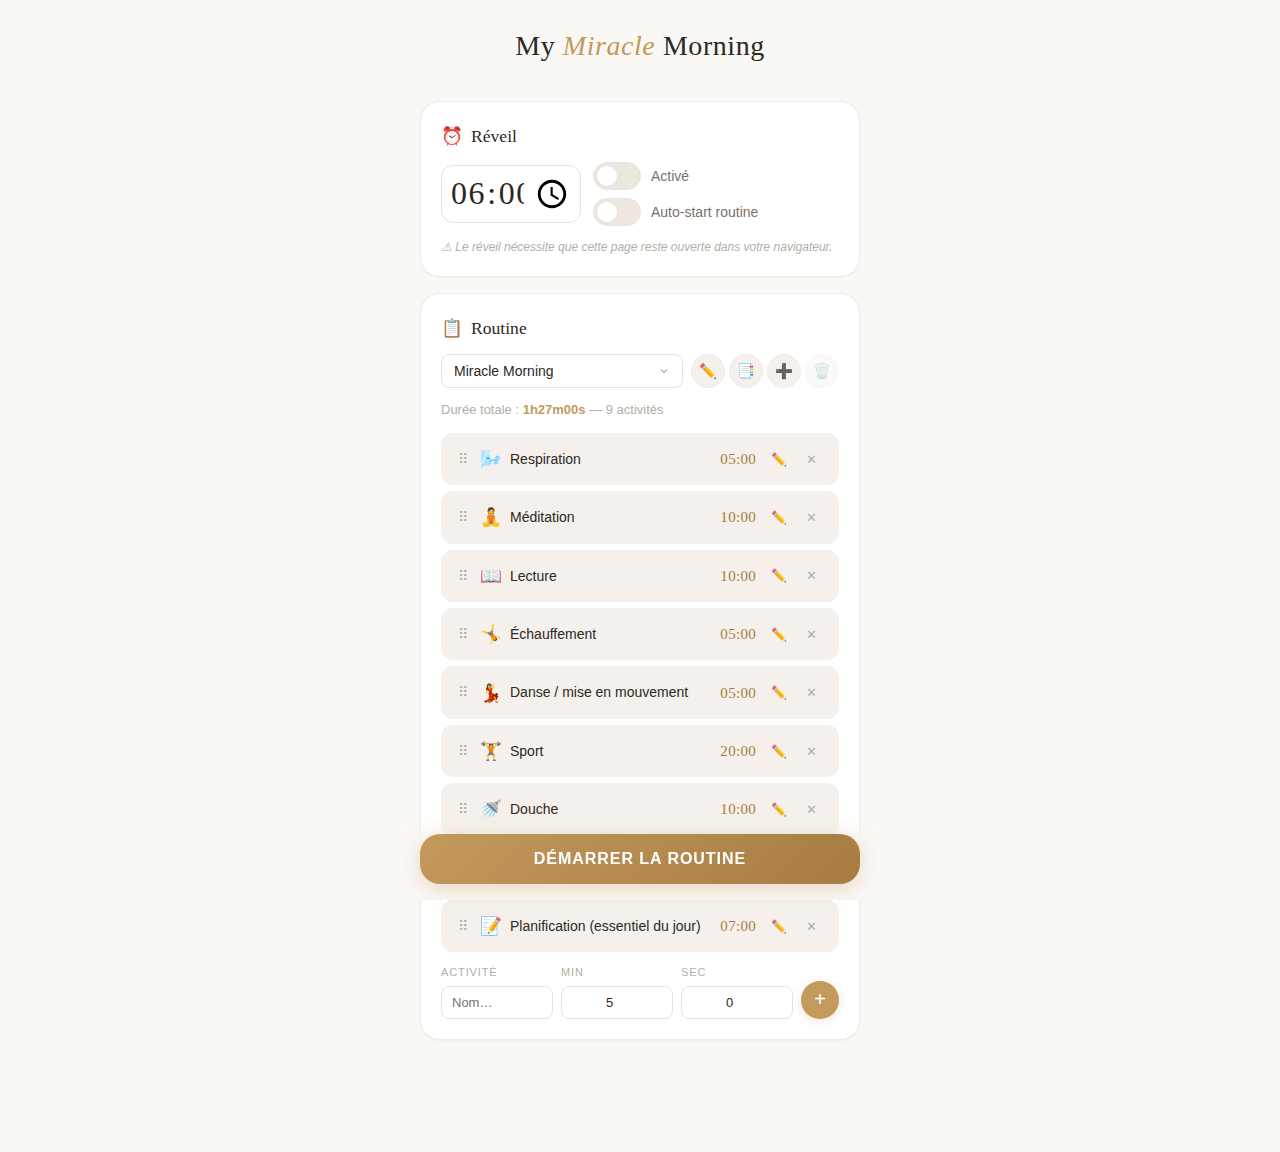
<file: miracle-morning.html>
<!DOCTYPE html>
<html lang="fr">
<head>
<meta charset="UTF-8">
<meta name="viewport" content="width=device-width, initial-scale=1.0, user-scalable=no">
<title>My Miracle Morning</title>
<link rel="preconnect" href="https://fonts.googleapis.com">
<link href="https://fonts.googleapis.com/css2?family=Cormorant+Garamond:ital,wght@0,300;0,400;0,500;0,600;1,300;1,400&family=DM+Sans:wght@300;400;500;600&display=swap" rel="stylesheet">
<style>
/* ========================================
   CSS VARIABLES & RESET
   ======================================== */
:root {
  --bg: #FAF8F5;
  --bg-card: #FFFFFF;
  --bg-warm: #F5F0EB;
  --bg-accent: #EDE7DF;
  --text: #2C2824;
  --text-soft: #7A716A;
  --text-muted: #B5ADA5;
  --gold: #C4995C;
  --gold-light: #D4B07C;
  --gold-dark: #A67C42;
  --gold-bg: #FAF3EB;
  --accent: #8B7355;
  --danger: #C45C5C;
  --danger-light: #F5EBEB;
  --success: #5C8B6A;
  --success-light: #EBF5EE;
  --border: #E8E2DB;
  --border-light: #F0EBE5;
  --shadow-sm: 0 1px 3px rgba(44,40,36,0.04);
  --shadow-md: 0 4px 16px rgba(44,40,36,0.06);
  --shadow-lg: 0 8px 32px rgba(44,40,36,0.08);
  --shadow-glow: 0 0 40px rgba(196,153,92,0.15);
  --radius-sm: 8px;
  --radius-md: 12px;
  --radius-lg: 20px;
  --radius-xl: 28px;
  --font-display: 'Cormorant Garamond', Georgia, serif;
  --font-body: 'DM Sans', -apple-system, sans-serif;
  --transition: 0.3s cubic-bezier(0.4, 0, 0.2, 1);
}

*, *::before, *::after { box-sizing: border-box; margin: 0; padding: 0; }

html { font-size: 16px; -webkit-text-size-adjust: 100%; }

body {
  font-family: var(--font-body);
  background: var(--bg);
  color: var(--text);
  line-height: 1.6;
  min-height: 100dvh;
  overflow-x: hidden;
  -webkit-font-smoothing: antialiased;
}

/* ========================================
   UTILITY CLASSES
   ======================================== */
.hidden { display: none !important; }

button {
  font-family: var(--font-body);
  cursor: pointer;
  border: none;
  background: none;
  font-size: 0.875rem;
  transition: var(--transition);
}

button:disabled {
  opacity: 0.35;
  cursor: not-allowed;
}

input, select {
  font-family: var(--font-body);
  font-size: 0.9375rem;
  border: 1.5px solid var(--border);
  border-radius: var(--radius-sm);
  padding: 0.625rem 0.875rem;
  background: var(--bg-card);
  color: var(--text);
  transition: var(--transition);
  outline: none;
  width: 100%;
}

input:focus, select:focus {
  border-color: var(--gold);
  box-shadow: 0 0 0 3px rgba(196,153,92,0.12);
}

/* ========================================
   LAYOUT
   ======================================== */
.app {
  max-width: 480px;
  margin: 0 auto;
  min-height: 100dvh;
  position: relative;
}

/* ========================================
   HEADER
   ======================================== */
.app-header {
  padding: 1.5rem 1.25rem 1rem;
  text-align: center;
  position: relative;
}

.app-header h1 {
  font-family: var(--font-display);
  font-size: 1.75rem;
  font-weight: 300;
  letter-spacing: 0.02em;
  color: var(--text);
}

.app-header h1 span {
  color: var(--gold);
  font-style: italic;
}

.header-controls {
  display: flex;
  justify-content: center;
  gap: 0.5rem;
  margin-top: 0.75rem;
}

.icon-btn {
  width: 40px;
  height: 40px;
  border-radius: 50%;
  display: flex;
  align-items: center;
  justify-content: center;
  background: var(--bg-warm);
  color: var(--text-soft);
  font-size: 1.125rem;
  border: 1px solid var(--border-light);
}

.icon-btn:hover { background: var(--bg-accent); color: var(--text); }
.icon-btn.active { background: var(--gold-bg); color: var(--gold); border-color: var(--gold-light); }

/* ========================================
   TABS
   ======================================== */
.tab-bar {
  display: flex;
  gap: 0;
  margin: 0 1.25rem;
  background: var(--bg-warm);
  border-radius: var(--radius-md);
  padding: 4px;
  border: 1px solid var(--border-light);
}

.tab-btn {
  flex: 1;
  padding: 0.625rem;
  border-radius: var(--radius-sm);
  font-size: 0.8125rem;
  font-weight: 500;
  letter-spacing: 0.03em;
  text-transform: uppercase;
  color: var(--text-soft);
}

.tab-btn.active {
  background: var(--bg-card);
  color: var(--text);
  box-shadow: var(--shadow-sm);
}

/* ========================================
   VIEW PANELS
   ======================================== */
.view-panel {
  padding: 1rem 1.25rem 6rem;
  animation: fadeIn 0.3s ease;
}

@keyframes fadeIn {
  from { opacity: 0; transform: translateY(8px); }
  to { opacity: 1; transform: translateY(0); }
}

/* ========================================
   CARDS
   ======================================== */
.card {
  background: var(--bg-card);
  border: 1px solid var(--border-light);
  border-radius: var(--radius-lg);
  padding: 1.25rem;
  margin-bottom: 1rem;
  box-shadow: var(--shadow-sm);
}

.card-title {
  font-family: var(--font-display);
  font-size: 1.1rem;
  font-weight: 500;
  color: var(--text);
  margin-bottom: 0.75rem;
  display: flex;
  align-items: center;
  gap: 0.5rem;
}

.card-title .icon { font-size: 1.1rem; }

/* ========================================
   ALARM SECTION
   ======================================== */
.alarm-row {
  display: flex;
  align-items: center;
  gap: 0.75rem;
  margin-bottom: 0.75rem;
}

.alarm-time-input {
  font-family: var(--font-display);
  font-size: 2rem;
  font-weight: 400;
  text-align: center;
  width: 140px;
  padding: 0.5rem;
  letter-spacing: 0.05em;
  border: 1.5px solid var(--border);
  border-radius: var(--radius-md);
}

/* Toggle switch */
.toggle-wrap {
  display: flex;
  align-items: center;
  gap: 0.625rem;
  font-size: 0.875rem;
  color: var(--text-soft);
}

.toggle {
  position: relative;
  width: 48px;
  height: 28px;
  flex-shrink: 0;
}

.toggle input { opacity: 0; width: 0; height: 0; position: absolute; }

.toggle-track {
  position: absolute;
  inset: 0;
  background: var(--bg-accent);
  border-radius: 14px;
  border: 1.5px solid var(--border);
  cursor: pointer;
  transition: var(--transition);
}

.toggle-track::after {
  content: '';
  position: absolute;
  top: 3px; left: 3px;
  width: 20px; height: 20px;
  background: white;
  border-radius: 50%;
  box-shadow: var(--shadow-sm);
  transition: var(--transition);
}

.toggle input:checked + .toggle-track {
  background: var(--gold);
  border-color: var(--gold-dark);
}

.toggle input:checked + .toggle-track::after {
  transform: translateX(20px);
}

.alarm-note {
  font-size: 0.75rem;
  color: var(--text-muted);
  margin-top: 0.5rem;
  font-style: italic;
  line-height: 1.5;
}

/* ========================================
   ROUTINE SELECTOR
   ======================================== */
.routine-header {
  display: flex;
  align-items: center;
  gap: 0.5rem;
  margin-bottom: 0.75rem;
  flex-wrap: wrap;
}

.routine-select {
  flex: 1;
  min-width: 140px;
  font-size: 0.875rem;
  padding: 0.5rem 0.75rem;
  border-radius: var(--radius-sm);
  appearance: none;
  background-image: url("data:image/svg+xml,%3Csvg xmlns='http://www.w3.org/2000/svg' width='12' height='12' viewBox='0 0 24 24' fill='none' stroke='%237A716A' stroke-width='2'%3E%3Cpath d='M6 9l6 6 6-6'/%3E%3C/svg%3E");
  background-repeat: no-repeat;
  background-position: right 0.75rem center;
  padding-right: 2rem;
}

.routine-actions {
  display: flex;
  gap: 0.25rem;
}

.routine-actions .icon-btn {
  width: 34px;
  height: 34px;
  font-size: 0.9rem;
}

.routine-total {
  font-size: 0.8125rem;
  color: var(--text-muted);
  margin-bottom: 0.75rem;
}

.routine-total strong {
  color: var(--gold);
  font-weight: 600;
}

/* ========================================
   ACTIVITY LIST
   ======================================== */
.activity-list {
  display: flex;
  flex-direction: column;
  gap: 0.375rem;
}

.activity-item {
  display: flex;
  align-items: center;
  gap: 0.5rem;
  padding: 0.625rem 0.75rem;
  background: var(--bg-warm);
  border-radius: var(--radius-md);
  border: 1px solid transparent;
  transition: var(--transition);
  position: relative;
}

.activity-item:hover { border-color: var(--border); }

.activity-item.dragging {
  opacity: 0.5;
  border-color: var(--gold);
}

.activity-item.drag-over {
  border-color: var(--gold);
  background: var(--gold-bg);
}

.activity-grip {
  cursor: grab;
  color: var(--text-muted);
  font-size: 0.875rem;
  padding: 0.25rem;
  touch-action: none;
  user-select: none;
}

.activity-grip:active { cursor: grabbing; }

.activity-info {
  flex: 1;
  min-width: 0;
}

.activity-name {
  font-size: 0.875rem;
  font-weight: 500;
  color: var(--text);
  white-space: nowrap;
  overflow: hidden;
  text-overflow: ellipsis;
}

.activity-duration {
  font-family: var(--font-display);
  font-size: 0.9375rem;
  color: var(--gold-dark);
  font-weight: 500;
  letter-spacing: 0.02em;
  white-space: nowrap;
}

.activity-actions {
  display: flex;
  gap: 0.125rem;
}

.activity-actions button {
  width: 30px;
  height: 30px;
  border-radius: 50%;
  display: flex;
  align-items: center;
  justify-content: center;
  font-size: 0.8rem;
  color: var(--text-muted);
}

.activity-actions button:hover { background: var(--bg-accent); color: var(--text); }
.activity-actions .del-btn:hover { background: var(--danger-light); color: var(--danger); }

/* Add activity */
.add-activity-form {
  display: flex;
  gap: 0.5rem;
  margin-top: 0.75rem;
  align-items: flex-end;
}

.add-activity-form .field { flex: 1; }
.add-activity-form .field-sm { width: 80px; flex-shrink: 0; }

.field label {
  display: block;
  font-size: 0.6875rem;
  text-transform: uppercase;
  letter-spacing: 0.08em;
  color: var(--text-muted);
  margin-bottom: 0.25rem;
  font-weight: 500;
}

.field input {
  font-size: 0.8125rem;
  padding: 0.5rem 0.625rem;
}

.btn-add {
  height: 38px;
  width: 38px;
  flex-shrink: 0;
  border-radius: 50%;
  background: var(--gold);
  color: white;
  font-size: 1.25rem;
  display: flex;
  align-items: center;
  justify-content: center;
  box-shadow: 0 2px 8px rgba(196,153,92,0.3);
}

.btn-add:hover { background: var(--gold-dark); transform: scale(1.05); }

/* ========================================
   START BUTTON
   ======================================== */
.start-area {
  position: fixed;
  bottom: 0;
  left: 50%;
  transform: translateX(-50%);
  width: 100%;
  max-width: 480px;
  padding: 1rem 1.25rem;
  padding-bottom: max(1rem, env(safe-area-inset-bottom));
  background: linear-gradient(to top, var(--bg) 60%, transparent);
  z-index: 50;
}

.btn-start {
  width: 100%;
  padding: 1rem;
  border-radius: var(--radius-lg);
  background: linear-gradient(135deg, var(--gold) 0%, var(--gold-dark) 100%);
  color: white;
  font-size: 1rem;
  font-weight: 600;
  letter-spacing: 0.06em;
  text-transform: uppercase;
  box-shadow: 0 4px 20px rgba(196,153,92,0.35);
}

.btn-start:hover { transform: translateY(-1px); box-shadow: 0 6px 24px rgba(196,153,92,0.45); }
.btn-start:active { transform: translateY(0); }

/* ========================================
   EXECUTION VIEW
   ======================================== */
.execution-view {
  position: fixed;
  inset: 0;
  z-index: 100;
  background: var(--bg);
  display: flex;
  flex-direction: column;
  overflow: hidden;
}

.exec-header {
  padding: 1rem 1.25rem 0.75rem;
  display: flex;
  align-items: center;
  justify-content: space-between;
}

.exec-close {
  width: 40px; height: 40px;
  border-radius: 50%;
  background: var(--bg-warm);
  display: flex; align-items: center; justify-content: center;
  font-size: 1.25rem; color: var(--text-soft);
}

.exec-close:hover { background: var(--bg-accent); }

.exec-routine-name {
  font-family: var(--font-display);
  font-size: 1rem;
  font-weight: 400;
  color: var(--text-soft);
}

.exec-mute {
  width: 40px; height: 40px;
  border-radius: 50%;
  background: var(--bg-warm);
  display: flex; align-items: center; justify-content: center;
  font-size: 1.125rem; color: var(--text-soft);
}

.exec-mute.muted { color: var(--danger); }

/* Progress bar */
.exec-progress-bar {
  height: 3px;
  background: var(--bg-accent);
  margin: 0 1.25rem;
  border-radius: 2px;
  overflow: hidden;
}

.exec-progress-fill {
  height: 100%;
  background: linear-gradient(90deg, var(--gold), var(--gold-dark));
  border-radius: 2px;
  transition: width 0.5s linear;
}

/* Main content */
.exec-main {
  flex: 1;
  display: flex;
  flex-direction: column;
  align-items: center;
  justify-content: center;
  padding: 1.5rem;
  text-align: center;
  position: relative;
}

.exec-activity-icon {
  font-size: 3rem;
  margin-bottom: 0.5rem;
  animation: pulseIcon 2s ease-in-out infinite;
}

@keyframes pulseIcon {
  0%, 100% { transform: scale(1); }
  50% { transform: scale(1.08); }
}

.exec-step-label {
  font-size: 0.6875rem;
  text-transform: uppercase;
  letter-spacing: 0.12em;
  color: var(--text-muted);
  margin-bottom: 0.25rem;
  font-weight: 500;
}

.exec-activity-name {
  font-family: var(--font-display);
  font-size: 2rem;
  font-weight: 400;
  color: var(--text);
  margin-bottom: 1.5rem;
  line-height: 1.2;
}

/* Circular progress */
.exec-circle-wrap {
  position: relative;
  width: 220px;
  height: 220px;
  margin-bottom: 1.5rem;
}

.exec-circle-svg {
  transform: rotate(-90deg);
  width: 100%;
  height: 100%;
}

.exec-circle-bg {
  fill: none;
  stroke: var(--bg-accent);
  stroke-width: 4;
}

.exec-circle-fg {
  fill: none;
  stroke: var(--gold);
  stroke-width: 4;
  stroke-linecap: round;
  transition: stroke-dashoffset 0.5s linear;
}

.exec-circle-time {
  position: absolute;
  inset: 0;
  display: flex;
  flex-direction: column;
  align-items: center;
  justify-content: center;
}

.exec-time-big {
  font-family: var(--font-display);
  font-size: 3.5rem;
  font-weight: 300;
  letter-spacing: 0.03em;
  color: var(--text);
  line-height: 1;
}

.exec-time-label {
  font-size: 0.6875rem;
  text-transform: uppercase;
  letter-spacing: 0.1em;
  color: var(--text-muted);
  margin-top: 0.25rem;
}

.exec-next {
  font-size: 0.8125rem;
  color: var(--text-muted);
  margin-bottom: 0.25rem;
}

.exec-next strong { color: var(--text-soft); font-weight: 500; }

.exec-total-remaining {
  font-size: 0.75rem;
  color: var(--text-muted);
}

/* Controls */
.exec-controls {
  padding: 0.75rem 1.25rem;
  padding-bottom: max(1rem, env(safe-area-inset-bottom));
  display: flex;
  flex-direction: column;
  gap: 0.625rem;
}

.exec-controls-main {
  display: flex;
  align-items: center;
  justify-content: center;
  gap: 0.75rem;
}

.ctrl-btn {
  width: 48px;
  height: 48px;
  border-radius: 50%;
  background: var(--bg-warm);
  border: 1px solid var(--border-light);
  display: flex;
  align-items: center;
  justify-content: center;
  font-size: 1.125rem;
  color: var(--text-soft);
}

.ctrl-btn:hover { background: var(--bg-accent); color: var(--text); }

.ctrl-btn-primary {
  width: 64px;
  height: 64px;
  background: linear-gradient(135deg, var(--gold), var(--gold-dark));
  color: white;
  font-size: 1.5rem;
  border: none;
  box-shadow: 0 4px 16px rgba(196,153,92,0.35);
}

.ctrl-btn-primary:hover { transform: scale(1.05); }

.exec-controls-secondary {
  display: flex;
  justify-content: center;
  gap: 0.5rem;
}

.ctrl-btn-sm {
  padding: 0.375rem 0.875rem;
  border-radius: var(--radius-sm);
  font-size: 0.75rem;
  font-weight: 500;
  color: var(--text-muted);
  background: var(--bg-warm);
  border: 1px solid var(--border-light);
  text-transform: uppercase;
  letter-spacing: 0.06em;
}

.ctrl-btn-sm:hover { color: var(--text); background: var(--bg-accent); }
.ctrl-btn-sm.active { color: var(--gold); background: var(--gold-bg); border-color: var(--gold-light); }

/* ========================================
   ALARM OVERLAY
   ======================================== */
.alarm-overlay {
  position: fixed;
  inset: 0;
  z-index: 200;
  background: linear-gradient(135deg, #2C2824 0%, #1a1714 100%);
  display: flex;
  flex-direction: column;
  align-items: center;
  justify-content: center;
  text-align: center;
  color: white;
  animation: fadeIn 0.5s ease;
}

.alarm-overlay .alarm-icon {
  font-size: 4rem;
  animation: alarmRing 0.5s ease-in-out infinite alternate;
  margin-bottom: 1rem;
}

@keyframes alarmRing {
  from { transform: rotate(-15deg); }
  to { transform: rotate(15deg); }
}

.alarm-overlay .alarm-time-display {
  font-family: var(--font-display);
  font-size: 4rem;
  font-weight: 300;
  letter-spacing: 0.05em;
  margin-bottom: 0.5rem;
  color: var(--gold-light);
}

.alarm-overlay .alarm-label {
  font-size: 0.875rem;
  color: rgba(255,255,255,0.5);
  text-transform: uppercase;
  letter-spacing: 0.15em;
  margin-bottom: 2rem;
}

.btn-stop-alarm {
  padding: 1rem 2.5rem;
  border-radius: 50px;
  background: var(--gold);
  color: white;
  font-size: 1rem;
  font-weight: 600;
  letter-spacing: 0.06em;
  text-transform: uppercase;
  box-shadow: 0 4px 20px rgba(196,153,92,0.5);
  animation: pulseBtn 2s ease-in-out infinite;
}

@keyframes pulseBtn {
  0%, 100% { box-shadow: 0 4px 20px rgba(196,153,92,0.5); }
  50% { box-shadow: 0 4px 40px rgba(196,153,92,0.8); }
}

/* ========================================
   MODAL
   ======================================== */
.modal-backdrop {
  position: fixed;
  inset: 0;
  background: rgba(44,40,36,0.4);
  backdrop-filter: blur(4px);
  z-index: 300;
  display: flex;
  align-items: flex-end;
  justify-content: center;
  animation: fadeIn 0.2s ease;
}

.modal {
  background: var(--bg-card);
  border-radius: var(--radius-xl) var(--radius-xl) 0 0;
  padding: 1.5rem;
  padding-bottom: max(1.5rem, env(safe-area-inset-bottom));
  width: 100%;
  max-width: 480px;
  max-height: 80dvh;
  overflow-y: auto;
  animation: slideUp 0.3s ease;
}

@keyframes slideUp {
  from { transform: translateY(100%); }
  to { transform: translateY(0); }
}

.modal-title {
  font-family: var(--font-display);
  font-size: 1.25rem;
  font-weight: 500;
  margin-bottom: 1rem;
}

.modal-field {
  margin-bottom: 1rem;
}

.modal-field label {
  display: block;
  font-size: 0.75rem;
  text-transform: uppercase;
  letter-spacing: 0.08em;
  color: var(--text-muted);
  margin-bottom: 0.375rem;
  font-weight: 500;
}

.modal-actions {
  display: flex;
  gap: 0.5rem;
  margin-top: 1.25rem;
}

.modal-actions button {
  flex: 1;
  padding: 0.75rem;
  border-radius: var(--radius-md);
  font-weight: 500;
  font-size: 0.875rem;
}

.btn-modal-cancel {
  background: var(--bg-warm);
  color: var(--text-soft);
  border: 1px solid var(--border);
}

.btn-modal-confirm {
  background: var(--gold);
  color: white;
}

.btn-modal-confirm:hover { background: var(--gold-dark); }

/* ========================================
   FINISHED SCREEN
   ======================================== */
.exec-finished {
  flex: 1;
  display: flex;
  flex-direction: column;
  align-items: center;
  justify-content: center;
  text-align: center;
  padding: 2rem;
}

.exec-finished .done-icon {
  font-size: 4rem;
  margin-bottom: 1rem;
}

.exec-finished h2 {
  font-family: var(--font-display);
  font-size: 2rem;
  font-weight: 300;
  margin-bottom: 0.5rem;
}

.exec-finished p {
  color: var(--text-soft);
  font-size: 0.9375rem;
  margin-bottom: 2rem;
}

.btn-back-config {
  padding: 0.875rem 2rem;
  border-radius: var(--radius-lg);
  background: var(--gold);
  color: white;
  font-weight: 600;
  font-size: 0.9375rem;
  letter-spacing: 0.04em;
}

/* ========================================
   SCROLLBAR
   ======================================== */
::-webkit-scrollbar { width: 4px; }
::-webkit-scrollbar-track { background: transparent; }
::-webkit-scrollbar-thumb { background: var(--border); border-radius: 2px; }

/* ========================================
   ACTIVITY TRANSITION
   ======================================== */
.exec-main.transitioning .exec-activity-name,
.exec-main.transitioning .exec-activity-icon {
  animation: activityChange 0.6s ease;
}

@keyframes activityChange {
  0% { opacity: 1; transform: translateY(0); }
  40% { opacity: 0; transform: translateY(-20px); }
  60% { opacity: 0; transform: translateY(20px); }
  100% { opacity: 1; transform: translateY(0); }
}

/* completion animation */
.completion-flash {
  animation: flashGold 0.6s ease;
}

@keyframes flashGold {
  0% { background: var(--bg); }
  30% { background: var(--gold-bg); }
  100% { background: var(--bg); }
}
</style>
</head>
<body>

<!-- ========================================
     APP SHELL
     ======================================== -->
<div class="app" id="app">

  <!-- HEADER -->
  <header class="app-header">
    <h1>My <span>Miracle</span> Morning</h1>
  </header>

  <!-- CONFIG VIEW -->
  <div id="configView">

    <!-- ALARM CARD -->
    <div class="view-panel">
      <div class="card">
        <div class="card-title"><span class="icon">⏰</span> Réveil</div>

        <div class="alarm-row">
          <input type="time" id="alarmTime" class="alarm-time-input" value="06:00">
          <div style="flex:1">
            <div class="toggle-wrap">
              <label class="toggle">
                <input type="checkbox" id="alarmEnabled">
                <span class="toggle-track"></span>
              </label>
              <span>Activé</span>
            </div>
            <div class="toggle-wrap" style="margin-top:0.5rem">
              <label class="toggle">
                <input type="checkbox" id="alarmAutoStart">
                <span class="toggle-track"></span>
              </label>
              <span>Auto-start routine</span>
            </div>
          </div>
        </div>

        <div class="alarm-note">⚠ Le réveil nécessite que cette page reste ouverte dans votre navigateur.</div>
      </div>

      <!-- ROUTINES CARD -->
      <div class="card">
        <div class="card-title"><span class="icon">📋</span> Routine</div>

        <div class="routine-header">
          <select id="routineSelect" class="routine-select"></select>
          <div class="routine-actions">
            <button class="icon-btn" onclick="renameRoutine()" title="Renommer">✏️</button>
            <button class="icon-btn" onclick="duplicateRoutine()" title="Dupliquer">📑</button>
            <button class="icon-btn" onclick="createRoutine()" title="Nouvelle routine">➕</button>
            <button class="icon-btn" onclick="deleteRoutine()" title="Supprimer" id="btnDeleteRoutine">🗑️</button>
          </div>
        </div>

        <div class="routine-total" id="routineTotal"></div>

        <!-- Activity list -->
        <div class="activity-list" id="activityList"></div>

        <!-- Add activity form -->
        <div class="add-activity-form">
          <div class="field">
            <label>Activité</label>
            <input type="text" id="newActivityName" placeholder="Nom…">
          </div>
          <div class="field field-sm">
            <label>Min</label>
            <input type="number" id="newActivityMin" min="0" max="99" value="5" style="text-align:center">
          </div>
          <div class="field field-sm">
            <label>Sec</label>
            <input type="number" id="newActivitySec" min="0" max="59" value="0" style="text-align:center">
          </div>
          <button class="btn-add" onclick="addActivity()" title="Ajouter">+</button>
        </div>
      </div>
    </div><!-- /view-panel -->
  </div><!-- /configView -->

  <!-- START AREA -->
  <div class="start-area" id="startArea">
    <button class="btn-start" id="btnStart" onclick="startRoutine()">Démarrer la routine</button>
  </div>
</div><!-- /app -->

<!-- ========================================
     EXECUTION VIEW (hidden by default)
     ======================================== -->
<div class="execution-view hidden" id="execView">
  <div class="exec-header">
    <button class="exec-close" onclick="stopRoutine()" title="Fermer">✕</button>
    <span class="exec-routine-name" id="execRoutineName"></span>
    <button class="exec-mute" id="btnMute" onclick="toggleMute()" title="Son">🔔</button>
  </div>

  <div class="exec-progress-bar">
    <div class="exec-progress-fill" id="execProgressFill"></div>
  </div>

  <!-- Running state -->
  <div class="exec-main" id="execMain">
    <div class="exec-activity-icon" id="execIcon"></div>
    <div class="exec-step-label" id="execStepLabel"></div>
    <div class="exec-activity-name" id="execActivityName"></div>

    <div class="exec-circle-wrap">
      <svg class="exec-circle-svg" viewBox="0 0 220 220">
        <circle class="exec-circle-bg" cx="110" cy="110" r="100"></circle>
        <circle class="exec-circle-fg" id="execCircle" cx="110" cy="110" r="100"
                stroke-dasharray="628.318" stroke-dashoffset="0"></circle>
      </svg>
      <div class="exec-circle-time">
        <div class="exec-time-big" id="execTimeBig">00:00</div>
        <div class="exec-time-label">restant</div>
      </div>
    </div>

    <div class="exec-next" id="execNext"></div>
    <div class="exec-total-remaining" id="execTotalRemaining"></div>
  </div>

  <!-- Finished state -->
  <div class="exec-finished hidden" id="execFinished">
    <div class="done-icon">☀️</div>
    <h2>Routine terminée !</h2>
    <p>Bravo, ta matinée est lancée.</p>
    <button class="btn-back-config" onclick="stopRoutine()">Retour</button>
  </div>

  <!-- Controls -->
  <div class="exec-controls" id="execControls">
    <div class="exec-controls-main">
      <button class="ctrl-btn" id="btnPrev" onclick="prevActivity()" title="Précédent">⏮</button>
      <button class="ctrl-btn-primary ctrl-btn" id="btnPlayPause" onclick="togglePause()">⏸</button>
      <button class="ctrl-btn" id="btnNext" onclick="nextActivity()" title="Suivant">⏭</button>
    </div>
    <div class="exec-controls-secondary">
      <button class="ctrl-btn-sm" id="btnRestart" onclick="restartRoutine()">↻ Recommencer</button>
      <button class="ctrl-btn-sm" id="btnLoop" onclick="toggleLoop()">🔁 Boucle</button>
      <button class="ctrl-btn-sm" id="btnFullscreen" onclick="toggleFullscreen()">⛶ Plein écran</button>
    </div>
  </div>
</div>

<!-- ========================================
     ALARM OVERLAY (hidden by default)
     ======================================== -->
<div class="alarm-overlay hidden" id="alarmOverlay">
  <div class="alarm-icon">🔔</div>
  <div class="alarm-time-display" id="alarmTimeDisplay">06:00</div>
  <div class="alarm-label">Miracle Morning</div>
  <button class="btn-stop-alarm" onclick="stopAlarm()">Arrêter le réveil</button>
</div>

<!-- ========================================
     MODAL (hidden by default)
     ======================================== -->
<div class="modal-backdrop hidden" id="modalBackdrop" onclick="closeModal(event)">
  <div class="modal" id="modalContent"></div>
</div>


<script>
/* ================================================================
   DATA & STATE
   ================================================================ */

// Activity icons mapping
const ACTIVITY_ICONS = {
  'respiration': '🌬️', 'méditation': '🧘', 'lecture': '📖',
  'échauffement': '🤸', 'danse': '💃', 'sport': '🏋️',
  'douche': '🚿', 'écriture': '✍️', 'planification': '📝',
  'yoga': '🧘‍♀️', 'marche': '🚶', 'course': '🏃',
  'musique': '🎵', 'journal': '📓', 'affirmations': '💛',
  'visualisation': '🔮', 'gratitude': '🙏', 'petit-déjeuner': '☕',
  'stretching': '🤸‍♀️', 'default': '✨'
};

function getActivityIcon(name) {
  const lower = name.toLowerCase();
  for (const [key, icon] of Object.entries(ACTIVITY_ICONS)) {
    if (lower.includes(key)) return icon;
  }
  return ACTIVITY_ICONS.default;
}

// Default routine
const DEFAULT_ROUTINES = [{
  id: 'default',
  name: 'Miracle Morning',
  activities: [
    { id: 'a1', name: 'Respiration', duration: 300 },
    { id: 'a2', name: 'Méditation', duration: 600 },
    { id: 'a3', name: 'Lecture', duration: 600 },
    { id: 'a4', name: 'Échauffement', duration: 300 },
    { id: 'a5', name: 'Danse / mise en mouvement', duration: 300 },
    { id: 'a6', name: 'Sport', duration: 1200 },
    { id: 'a7', name: 'Douche', duration: 600 },
    { id: 'a8', name: 'Écriture', duration: 900 },
    { id: 'a9', name: 'Planification (essentiel du jour)', duration: 420 },
  ]
}];

let state = {
  routines: [],
  activeRoutineId: 'default',
  alarm: { time: '06:00', enabled: false, autoStart: false },
  muted: false
};

// Execution state (not persisted)
let exec = {
  running: false,
  paused: false,
  loop: false,
  currentIndex: 0,
  activityStartTime: 0,
  pausedElapsed: 0,
  intervalId: null,
  alarmIntervalId: null,
  alarmRinging: false
};

/* ================================================================
   PERSISTENCE
   ================================================================ */
const STORAGE_KEY = 'miracleMorning_v2';

function save() {
  localStorage.setItem(STORAGE_KEY, JSON.stringify(state));
}

function load() {
  try {
    const raw = localStorage.getItem(STORAGE_KEY);
    if (raw) {
      const saved = JSON.parse(raw);
      state.routines = saved.routines || DEFAULT_ROUTINES;
      state.activeRoutineId = saved.activeRoutineId || state.routines[0]?.id || 'default';
      state.alarm = { ...state.alarm, ...saved.alarm };
      state.muted = saved.muted || false;
    } else {
      state.routines = JSON.parse(JSON.stringify(DEFAULT_ROUTINES));
    }
  } catch (e) {
    state.routines = JSON.parse(JSON.stringify(DEFAULT_ROUTINES));
  }
  // Ensure at least one routine
  if (!state.routines.length) {
    state.routines = JSON.parse(JSON.stringify(DEFAULT_ROUTINES));
  }
  // Ensure active routine exists
  if (!state.routines.find(r => r.id === state.activeRoutineId)) {
    state.activeRoutineId = state.routines[0].id;
  }
}

/* ================================================================
   HELPERS
   ================================================================ */
function uid() { return Date.now().toString(36) + Math.random().toString(36).slice(2, 7); }

function formatDuration(seconds) {
  const m = Math.floor(seconds / 60);
  const s = seconds % 60;
  return `${String(m).padStart(2,'0')}:${String(s).padStart(2,'0')}`;
}

function formatDurationLong(seconds) {
  const h = Math.floor(seconds / 3600);
  const m = Math.floor((seconds % 3600) / 60);
  const s = seconds % 60;
  if (h > 0) return `${h}h${String(m).padStart(2,'0')}m${String(s).padStart(2,'0')}s`;
  return `${m}min ${String(s).padStart(2,'0')}s`;
}

function getActiveRoutine() {
  return state.routines.find(r => r.id === state.activeRoutineId);
}

function getTotalDuration(routine) {
  return (routine?.activities || []).reduce((sum, a) => sum + a.duration, 0);
}

/* ================================================================
   AUDIO — synthesized sounds
   ================================================================ */
let audioCtx = null;

function getAudioCtx() {
  if (!audioCtx) audioCtx = new (window.AudioContext || window.webkitAudioContext)();
  if (audioCtx.state === 'suspended') audioCtx.resume();
  return audioCtx;
}

function playChime() {
  if (state.muted) return;
  try {
    const ctx = getAudioCtx();
    const osc = ctx.createOscillator();
    const gain = ctx.createGain();
    osc.connect(gain);
    gain.connect(ctx.destination);
    osc.type = 'sine';
    osc.frequency.setValueAtTime(800, ctx.currentTime);
    osc.frequency.exponentialRampToValueAtTime(1200, ctx.currentTime + 0.15);
    osc.frequency.exponentialRampToValueAtTime(800, ctx.currentTime + 0.3);
    gain.gain.setValueAtTime(0.15, ctx.currentTime);
    gain.gain.exponentialRampToValueAtTime(0.01, ctx.currentTime + 0.5);
    osc.start(ctx.currentTime);
    osc.stop(ctx.currentTime + 0.5);
  } catch(e) {}
}

// Alarm sound — progressive gentle bell
let alarmOscillators = [];

function playAlarmSound() {
  if (state.muted) return;
  stopAlarmSound();
  try {
    const ctx = getAudioCtx();
    function ring() {
      const osc1 = ctx.createOscillator();
      const osc2 = ctx.createOscillator();
      const gain = ctx.createGain();
      osc1.connect(gain);
      osc2.connect(gain);
      gain.connect(ctx.destination);
      osc1.type = 'sine';
      osc1.frequency.value = 523.25; // C5
      osc2.type = 'sine';
      osc2.frequency.value = 659.25; // E5
      gain.gain.setValueAtTime(0.12, ctx.currentTime);
      gain.gain.exponentialRampToValueAtTime(0.01, ctx.currentTime + 1);
      osc1.start(ctx.currentTime);
      osc2.start(ctx.currentTime);
      osc1.stop(ctx.currentTime + 1);
      osc2.stop(ctx.currentTime + 1);
    }
    ring();
    const id = setInterval(ring, 2000);
    alarmOscillators.push(id);
  } catch(e) {}
}

function stopAlarmSound() {
  alarmOscillators.forEach(id => clearInterval(id));
  alarmOscillators = [];
}

function vibrate() {
  if (navigator.vibrate) navigator.vibrate([200, 100, 200]);
}

/* ================================================================
   RENDER — CONFIG VIEW
   ================================================================ */
function renderConfig() {
  // Alarm
  document.getElementById('alarmTime').value = state.alarm.time;
  document.getElementById('alarmEnabled').checked = state.alarm.enabled;
  document.getElementById('alarmAutoStart').checked = state.alarm.autoStart;

  // Routine selector
  const sel = document.getElementById('routineSelect');
  sel.innerHTML = state.routines.map(r =>
    `<option value="${r.id}" ${r.id === state.activeRoutineId ? 'selected' : ''}>${r.name}</option>`
  ).join('');

  // Delete button state
  document.getElementById('btnDeleteRoutine').disabled = state.routines.length <= 1;

  renderActivities();
}

function renderActivities() {
  const routine = getActiveRoutine();
  if (!routine) return;

  // Total
  const total = getTotalDuration(routine);
  document.getElementById('routineTotal').innerHTML =
    `Durée totale : <strong>${formatDurationLong(total)}</strong> — ${routine.activities.length} activité${routine.activities.length > 1 ? 's' : ''}`;

  // List
  const list = document.getElementById('activityList');
  list.innerHTML = routine.activities.map((a, i) => `
    <div class="activity-item" draggable="true" data-index="${i}"
         ondragstart="onDragStart(event)" ondragover="onDragOver(event)"
         ondragenter="onDragEnter(event)" ondragleave="onDragLeave(event)"
         ondrop="onDrop(event)" ondragend="onDragEnd(event)">
      <span class="activity-grip">⠿</span>
      <span style="font-size:1.1rem">${getActivityIcon(a.name)}</span>
      <div class="activity-info">
        <div class="activity-name">${escHtml(a.name)}</div>
      </div>
      <div class="activity-duration">${formatDuration(a.duration)}</div>
      <div class="activity-actions">
        <button onclick="editActivity('${a.id}')" title="Modifier">✏️</button>
        <button class="del-btn" onclick="deleteActivity('${a.id}')" title="Supprimer">✕</button>
      </div>
    </div>
  `).join('');

  // Start button state
  document.getElementById('btnStart').disabled = !routine.activities.length;
}

function escHtml(s) {
  const d = document.createElement('div');
  d.textContent = s;
  return d.innerHTML;
}

/* ================================================================
   ALARM EVENTS
   ================================================================ */
document.getElementById('alarmTime').addEventListener('change', e => {
  state.alarm.time = e.target.value;
  save();
});

document.getElementById('alarmEnabled').addEventListener('change', e => {
  state.alarm.enabled = e.target.checked;
  save();
  setupAlarmCheck();
});

document.getElementById('alarmAutoStart').addEventListener('change', e => {
  state.alarm.autoStart = e.target.checked;
  save();
});

/* ================================================================
   ALARM LOGIC
   ================================================================ */
function setupAlarmCheck() {
  if (exec.alarmIntervalId) clearInterval(exec.alarmIntervalId);
  if (!state.alarm.enabled) return;

  exec.alarmIntervalId = setInterval(() => {
    if (!state.alarm.enabled || exec.alarmRinging) return;
    const now = new Date();
    const [h, m] = state.alarm.time.split(':').map(Number);
    if (now.getHours() === h && now.getMinutes() === m && now.getSeconds() < 2) {
      triggerAlarm();
    }
  }, 1000);
}

function triggerAlarm() {
  exec.alarmRinging = true;
  document.getElementById('alarmTimeDisplay').textContent = state.alarm.time;
  document.getElementById('alarmOverlay').classList.remove('hidden');
  playAlarmSound();
  vibrate();
}

function stopAlarm() {
  exec.alarmRinging = false;
  stopAlarmSound();
  document.getElementById('alarmOverlay').classList.add('hidden');

  if (state.alarm.autoStart) {
    startRoutine();
  }
}

/* ================================================================
   ROUTINE SELECTOR
   ================================================================ */
document.getElementById('routineSelect').addEventListener('change', e => {
  state.activeRoutineId = e.target.value;
  save();
  renderConfig();
});

/* ================================================================
   ROUTINE CRUD
   ================================================================ */
function createRoutine() {
  showModal('Nouvelle routine', [
    { key: 'name', label: 'Nom', type: 'text', value: '' }
  ], (data) => {
    if (!data.name.trim()) return;
    const r = { id: uid(), name: data.name.trim(), activities: [] };
    state.routines.push(r);
    state.activeRoutineId = r.id;
    save();
    renderConfig();
  });
}

function renameRoutine() {
  const routine = getActiveRoutine();
  if (!routine) return;
  showModal('Renommer la routine', [
    { key: 'name', label: 'Nom', type: 'text', value: routine.name }
  ], (data) => {
    if (!data.name.trim()) return;
    routine.name = data.name.trim();
    save();
    renderConfig();
  });
}

function duplicateRoutine() {
  const routine = getActiveRoutine();
  if (!routine) return;
  const copy = JSON.parse(JSON.stringify(routine));
  copy.id = uid();
  copy.name = routine.name + ' (copie)';
  copy.activities.forEach(a => a.id = uid());
  state.routines.push(copy);
  state.activeRoutineId = copy.id;
  save();
  renderConfig();
}

function deleteRoutine() {
  if (state.routines.length <= 1) return;
  const routine = getActiveRoutine();
  if (!confirm(`Supprimer la routine « ${routine.name} » ?`)) return;
  state.routines = state.routines.filter(r => r.id !== routine.id);
  state.activeRoutineId = state.routines[0].id;
  save();
  renderConfig();
}

/* ================================================================
   ACTIVITY CRUD
   ================================================================ */
function addActivity() {
  const routine = getActiveRoutine();
  if (!routine) return;
  const nameEl = document.getElementById('newActivityName');
  const minEl = document.getElementById('newActivityMin');
  const secEl = document.getElementById('newActivitySec');
  const name = nameEl.value.trim();
  if (!name) { nameEl.focus(); return; }
  const mins = parseInt(minEl.value) || 0;
  const secs = parseInt(secEl.value) || 0;
  const duration = mins * 60 + secs;
  if (duration <= 0) { minEl.focus(); return; }

  routine.activities.push({ id: uid(), name, duration });
  nameEl.value = '';
  minEl.value = '5';
  secEl.value = '0';
  save();
  renderActivities();
}

// Enter key to add
document.getElementById('newActivityName').addEventListener('keydown', e => {
  if (e.key === 'Enter') addActivity();
});

function editActivity(actId) {
  const routine = getActiveRoutine();
  const act = routine.activities.find(a => a.id === actId);
  if (!act) return;
  const mins = Math.floor(act.duration / 60);
  const secs = act.duration % 60;

  showModal('Modifier l\'activité', [
    { key: 'name', label: 'Nom', type: 'text', value: act.name },
    { key: 'min', label: 'Minutes', type: 'number', value: mins },
    { key: 'sec', label: 'Secondes', type: 'number', value: secs }
  ], (data) => {
    if (!data.name.trim()) return;
    act.name = data.name.trim();
    const d = (parseInt(data.min) || 0) * 60 + (parseInt(data.sec) || 0);
    if (d > 0) act.duration = d;
    save();
    renderActivities();
  });
}

function deleteActivity(actId) {
  const routine = getActiveRoutine();
  routine.activities = routine.activities.filter(a => a.id !== actId);
  save();
  renderActivities();
}

/* ================================================================
   DRAG & DROP REORDER
   ================================================================ */
let dragIndex = null;

function onDragStart(e) {
  dragIndex = parseInt(e.currentTarget.dataset.index);
  e.currentTarget.classList.add('dragging');
  e.dataTransfer.effectAllowed = 'move';
  e.dataTransfer.setData('text/plain', dragIndex);
}

function onDragOver(e) { e.preventDefault(); e.dataTransfer.dropEffect = 'move'; }

function onDragEnter(e) {
  e.preventDefault();
  e.currentTarget.classList.add('drag-over');
}

function onDragLeave(e) { e.currentTarget.classList.remove('drag-over'); }

function onDrop(e) {
  e.preventDefault();
  e.currentTarget.classList.remove('drag-over');
  const toIndex = parseInt(e.currentTarget.dataset.index);
  if (dragIndex === null || dragIndex === toIndex) return;
  const routine = getActiveRoutine();
  const [item] = routine.activities.splice(dragIndex, 1);
  routine.activities.splice(toIndex, 0, item);
  save();
  renderActivities();
}

function onDragEnd(e) {
  e.currentTarget.classList.remove('dragging');
  dragIndex = null;
  document.querySelectorAll('.drag-over').forEach(el => el.classList.remove('drag-over'));
}

/* ================================================================
   MODAL SYSTEM
   ================================================================ */
function showModal(title, fields, onConfirm) {
  const backdrop = document.getElementById('modalBackdrop');
  const content = document.getElementById('modalContent');

  let html = `<div class="modal-title">${title}</div>`;
  fields.forEach(f => {
    html += `<div class="modal-field">
      <label>${f.label}</label>
      <input type="${f.type}" id="modal_${f.key}" value="${f.value}" ${f.type === 'number' ? 'min="0" max="99"' : ''}>
    </div>`;
  });
  html += `<div class="modal-actions">
    <button class="btn-modal-cancel" onclick="closeModal()">Annuler</button>
    <button class="btn-modal-confirm" id="modalConfirmBtn">Confirmer</button>
  </div>`;

  content.innerHTML = html;
  backdrop.classList.remove('hidden');

  // Focus first field
  setTimeout(() => {
    const first = content.querySelector('input');
    if (first) { first.focus(); first.select(); }
  }, 100);

  // Confirm handler
  document.getElementById('modalConfirmBtn').onclick = () => {
    const data = {};
    fields.forEach(f => {
      data[f.key] = document.getElementById(`modal_${f.key}`).value;
    });
    closeModal();
    onConfirm(data);
  };

  // Enter key
  content.querySelectorAll('input').forEach(inp => {
    inp.addEventListener('keydown', e => {
      if (e.key === 'Enter') document.getElementById('modalConfirmBtn').click();
    });
  });
}

function closeModal(e) {
  if (e && e.target !== document.getElementById('modalBackdrop')) return;
  document.getElementById('modalBackdrop').classList.add('hidden');
}

/* ================================================================
   EXECUTION ENGINE
   ================================================================ */
function startRoutine() {
  const routine = getActiveRoutine();
  if (!routine || !routine.activities.length) return;

  exec.running = true;
  exec.paused = false;
  exec.currentIndex = 0;
  exec.pausedElapsed = 0;

  // Try to enter fullscreen
  try { document.documentElement.requestFullscreen?.(); } catch(e) {}

  document.getElementById('configView').classList.add('hidden');
  document.getElementById('startArea').classList.add('hidden');
  document.getElementById('execView').classList.remove('hidden');
  document.getElementById('execFinished').classList.add('hidden');
  document.getElementById('execMain').classList.remove('hidden');
  document.getElementById('execControls').classList.remove('hidden');
  document.getElementById('execRoutineName').textContent = routine.name;

  updateMuteBtn();
  updateLoopBtn();
  startActivity();
}

function startActivity() {
  const routine = getActiveRoutine();
  if (!routine) return;

  exec.activityStartTime = Date.now();
  exec.pausedElapsed = 0;
  renderExecActivity();
  startTick();
}

function renderExecActivity() {
  const routine = getActiveRoutine();
  const act = routine.activities[exec.currentIndex];
  if (!act) return;

  const main = document.getElementById('execMain');
  main.classList.add('transitioning');
  setTimeout(() => main.classList.remove('transitioning'), 600);

  document.getElementById('execIcon').textContent = getActivityIcon(act.name);
  document.getElementById('execStepLabel').textContent =
    `Activité ${exec.currentIndex + 1} / ${routine.activities.length}`;
  document.getElementById('execActivityName').textContent = act.name;

  // Next
  const next = routine.activities[exec.currentIndex + 1];
  document.getElementById('execNext').innerHTML = next
    ? `Suivant : <strong>${escHtml(next.name)}</strong>`
    : (exec.loop ? 'Suivant : ↻ Reprise du début' : 'Dernière activité');

  // Update prev/next buttons
  document.getElementById('btnPrev').disabled = exec.currentIndex === 0;
}

function startTick() {
  if (exec.intervalId) clearInterval(exec.intervalId);
  exec.intervalId = setInterval(tick, 250);
}

function tick() {
  if (!exec.running || exec.paused) return;

  const routine = getActiveRoutine();
  if (!routine) return;
  const act = routine.activities[exec.currentIndex];
  if (!act) return;

  // Calculate elapsed using Date.now for accuracy even when tab is inactive
  const elapsed = Math.floor((Date.now() - exec.activityStartTime) / 1000) + exec.pausedElapsed;
  const remaining = Math.max(0, act.duration - elapsed);

  // Update display
  document.getElementById('execTimeBig').textContent = formatDuration(remaining);

  // Circular progress
  const progress = act.duration > 0 ? (act.duration - remaining) / act.duration : 1;
  const circumference = 2 * Math.PI * 100;
  document.getElementById('execCircle').style.strokeDashoffset =
    circumference * (1 - progress);

  // Global progress
  const totalBefore = routine.activities.slice(0, exec.currentIndex).reduce((s, a) => s + a.duration, 0);
  const totalAll = getTotalDuration(routine);
  const globalProgress = totalAll > 0 ? (totalBefore + (act.duration - remaining)) / totalAll : 0;
  document.getElementById('execProgressFill').style.width = (globalProgress * 100) + '%';

  // Total remaining
  const totalRemaining = routine.activities.slice(exec.currentIndex + 1).reduce((s, a) => s + a.duration, 0) + remaining;
  document.getElementById('execTotalRemaining').textContent =
    `Temps total restant : ${formatDurationLong(totalRemaining)}`;

  // Check if activity is done
  if (remaining <= 0) {
    onActivityComplete();
  }
}

function onActivityComplete() {
  playChime();
  vibrate();

  const routine = getActiveRoutine();
  if (exec.currentIndex < routine.activities.length - 1) {
    exec.currentIndex++;
    startActivity();
  } else if (exec.loop) {
    exec.currentIndex = 0;
    startActivity();
  } else {
    onRoutineComplete();
  }
}

function onRoutineComplete() {
  exec.running = false;
  if (exec.intervalId) clearInterval(exec.intervalId);

  // Exit fullscreen
  try { document.exitFullscreen?.(); } catch(e) {}

  const ev = document.getElementById('execView');
  ev.classList.add('completion-flash');
  setTimeout(() => ev.classList.remove('completion-flash'), 600);

  document.getElementById('execMain').classList.add('hidden');
  document.getElementById('execControls').classList.add('hidden');
  document.getElementById('execFinished').classList.remove('hidden');

  // Set progress to 100%
  document.getElementById('execProgressFill').style.width = '100%';
}

function stopRoutine() {
  exec.running = false;
  exec.paused = false;
  if (exec.intervalId) clearInterval(exec.intervalId);

  try { document.exitFullscreen?.(); } catch(e) {}

  document.getElementById('execView').classList.add('hidden');
  document.getElementById('configView').classList.remove('hidden');
  document.getElementById('startArea').classList.remove('hidden');
}

function togglePause() {
  if (!exec.running) return;

  if (exec.paused) {
    // Resume: adjust start time
    exec.activityStartTime = Date.now();
    exec.paused = false;
    document.getElementById('btnPlayPause').textContent = '⏸';
    startTick();
  } else {
    // Pause: save elapsed
    const elapsed = Math.floor((Date.now() - exec.activityStartTime) / 1000);
    exec.pausedElapsed += elapsed;
    exec.paused = true;
    if (exec.intervalId) clearInterval(exec.intervalId);
    document.getElementById('btnPlayPause').textContent = '▶';
  }
}

function nextActivity() {
  const routine = getActiveRoutine();
  if (!routine) return;
  if (exec.currentIndex < routine.activities.length - 1) {
    exec.currentIndex++;
    exec.paused = false;
    document.getElementById('btnPlayPause').textContent = '⏸';
    startActivity();
  } else if (exec.loop) {
    exec.currentIndex = 0;
    exec.paused = false;
    document.getElementById('btnPlayPause').textContent = '⏸';
    startActivity();
  }
}

function prevActivity() {
  if (exec.currentIndex > 0) {
    exec.currentIndex--;
    exec.paused = false;
    document.getElementById('btnPlayPause').textContent = '⏸';
    startActivity();
  }
}

function restartRoutine() {
  exec.currentIndex = 0;
  exec.paused = false;
  document.getElementById('btnPlayPause').textContent = '⏸';
  document.getElementById('execMain').classList.remove('hidden');
  document.getElementById('execControls').classList.remove('hidden');
  document.getElementById('execFinished').classList.add('hidden');
  exec.running = true;
  startActivity();
}

function toggleLoop() {
  exec.loop = !exec.loop;
  updateLoopBtn();
}

function updateLoopBtn() {
  document.getElementById('btnLoop').classList.toggle('active', exec.loop);
}

function toggleMute() {
  state.muted = !state.muted;
  save();
  updateMuteBtn();
}

function updateMuteBtn() {
  const btn = document.getElementById('btnMute');
  btn.textContent = state.muted ? '🔇' : '🔔';
  btn.classList.toggle('muted', state.muted);
}

function toggleFullscreen() {
  if (document.fullscreenElement) {
    document.exitFullscreen?.();
  } else {
    document.documentElement.requestFullscreen?.();
  }
}

/* ================================================================
   INIT
   ================================================================ */
load();
renderConfig();
setupAlarmCheck();

// Wake lock to keep screen alive during execution
async function requestWakeLock() {
  try {
    if ('wakeLock' in navigator) {
      await navigator.wakeLock.request('screen');
    }
  } catch(e) {}
}

// Initialize audio context on first interaction (required by browsers)
document.addEventListener('click', () => {
  getAudioCtx();
  requestWakeLock();
}, { once: true });
</script>
</body>
</html>
</file>
